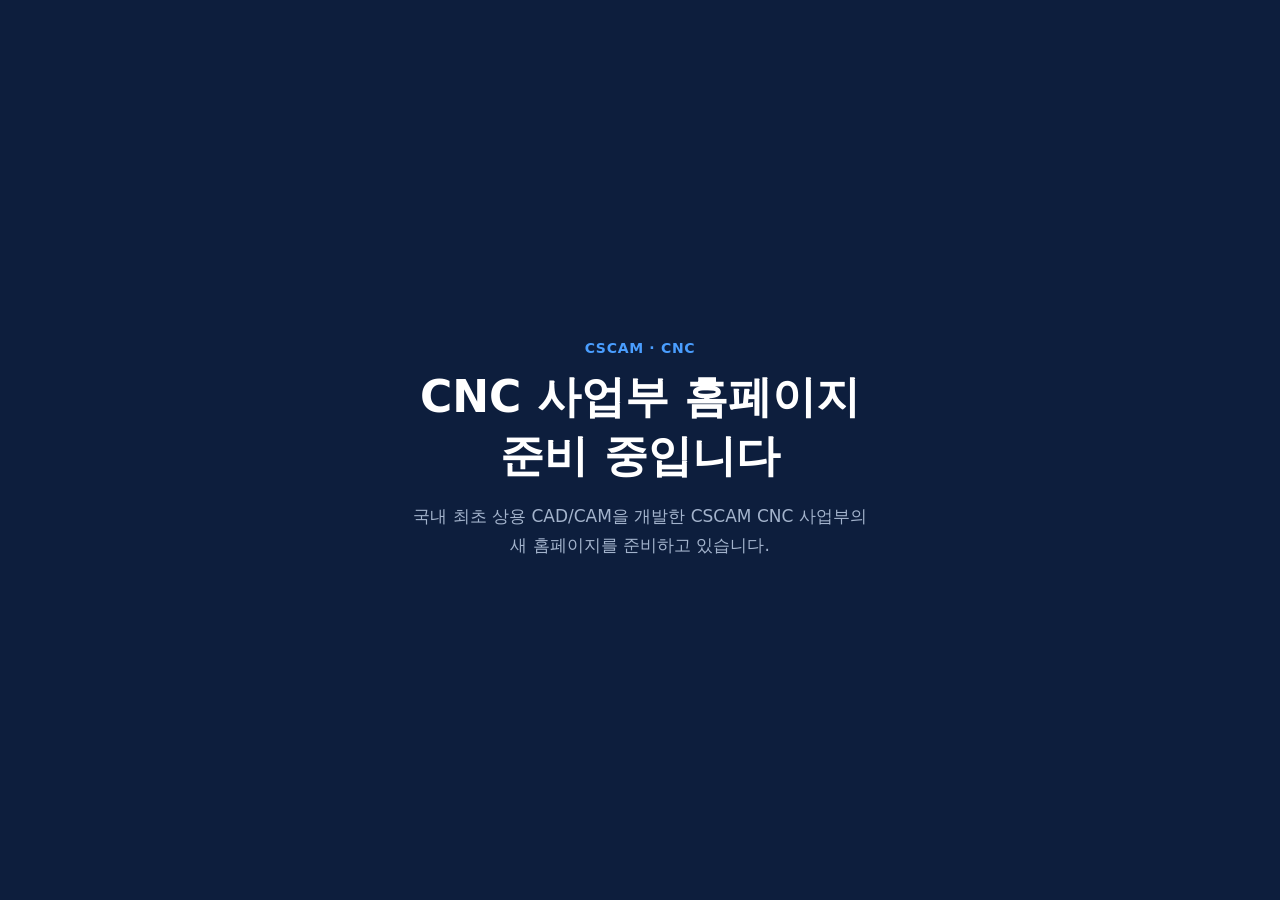
<file: sites/cnc/index.html>
<!DOCTYPE html>
<html lang="ko">
<head>
  <meta charset="utf-8">
  <meta name="viewport" content="width=device-width, initial-scale=1">
  <title>CSCAM CNC 사업부 — 준비 중</title>
  <meta name="description" content="CSCAM CNC 사업부 홈페이지 준비 중입니다.">
  <style>
    * { box-sizing: border-box; margin: 0; padding: 0; }
    body {
      font-family: 'Noto Sans KR', system-ui, sans-serif;
      min-height: 100vh;
      display: flex; align-items: center; justify-content: center;
      background: #0d1e3d; color: #fff; text-align: center;
      padding: 24px;
    }
    .brand { color: #4a9eff; font-weight: 700; letter-spacing: .05em; font-size: 14px; }
    h1 { font-size: clamp(24px, 6vw, 44px); margin: 12px 0 16px; }
    p { color: #a3b3cc; font-size: clamp(14px, 4vw, 17px); line-height: 1.7; }
  </style>
</head>
<body>
  <main>
    <div class="brand">CSCAM · CNC</div>
    <h1>CNC 사업부 홈페이지<br>준비 중입니다</h1>
    <p>국내 최초 상용 CAD/CAM을 개발한 CSCAM CNC 사업부의<br>새 홈페이지를 준비하고 있습니다.</p>
  </main>
</body>
</html>
</file>
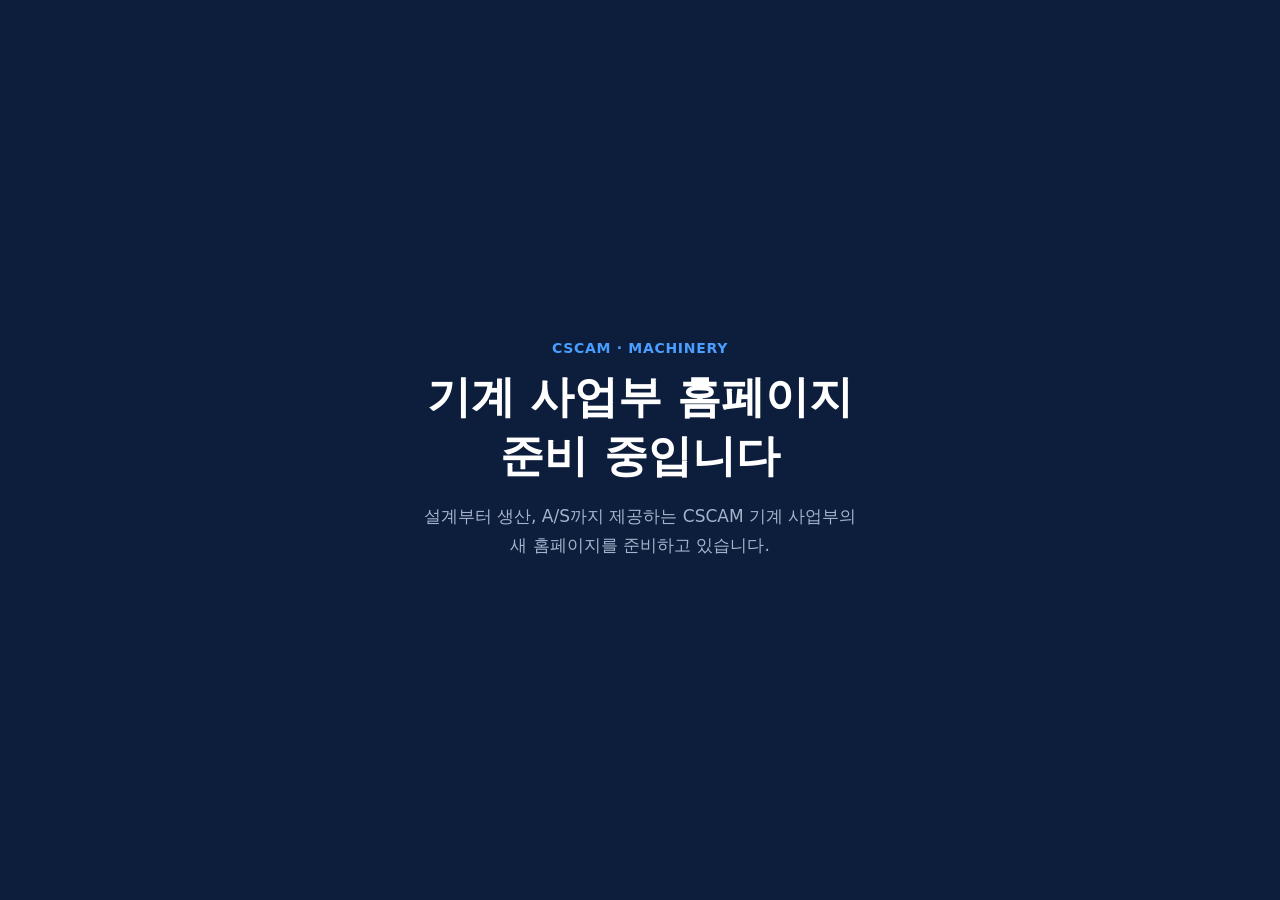
<file: sites/machine/index.html>
<!DOCTYPE html>
<html lang="ko">
<head>
  <meta charset="utf-8">
  <meta name="viewport" content="width=device-width, initial-scale=1">
  <title>CSCAM 기계 사업부 — 준비 중</title>
  <meta name="description" content="CSCAM 기계 사업부 홈페이지 준비 중입니다.">
  <style>
    * { box-sizing: border-box; margin: 0; padding: 0; }
    body {
      font-family: 'Noto Sans KR', system-ui, sans-serif;
      min-height: 100vh;
      display: flex; align-items: center; justify-content: center;
      background: #0d1e3d; color: #fff; text-align: center;
      padding: 24px;
    }
    .brand { color: #4a9eff; font-weight: 700; letter-spacing: .05em; font-size: 14px; }
    h1 { font-size: clamp(24px, 6vw, 44px); margin: 12px 0 16px; }
    p { color: #a3b3cc; font-size: clamp(14px, 4vw, 17px); line-height: 1.7; }
  </style>
</head>
<body>
  <main>
    <div class="brand">CSCAM · MACHINERY</div>
    <h1>기계 사업부 홈페이지<br>준비 중입니다</h1>
    <p>설계부터 생산, A/S까지 제공하는 CSCAM 기계 사업부의<br>새 홈페이지를 준비하고 있습니다.</p>
  </main>
</body>
</html>
</file>
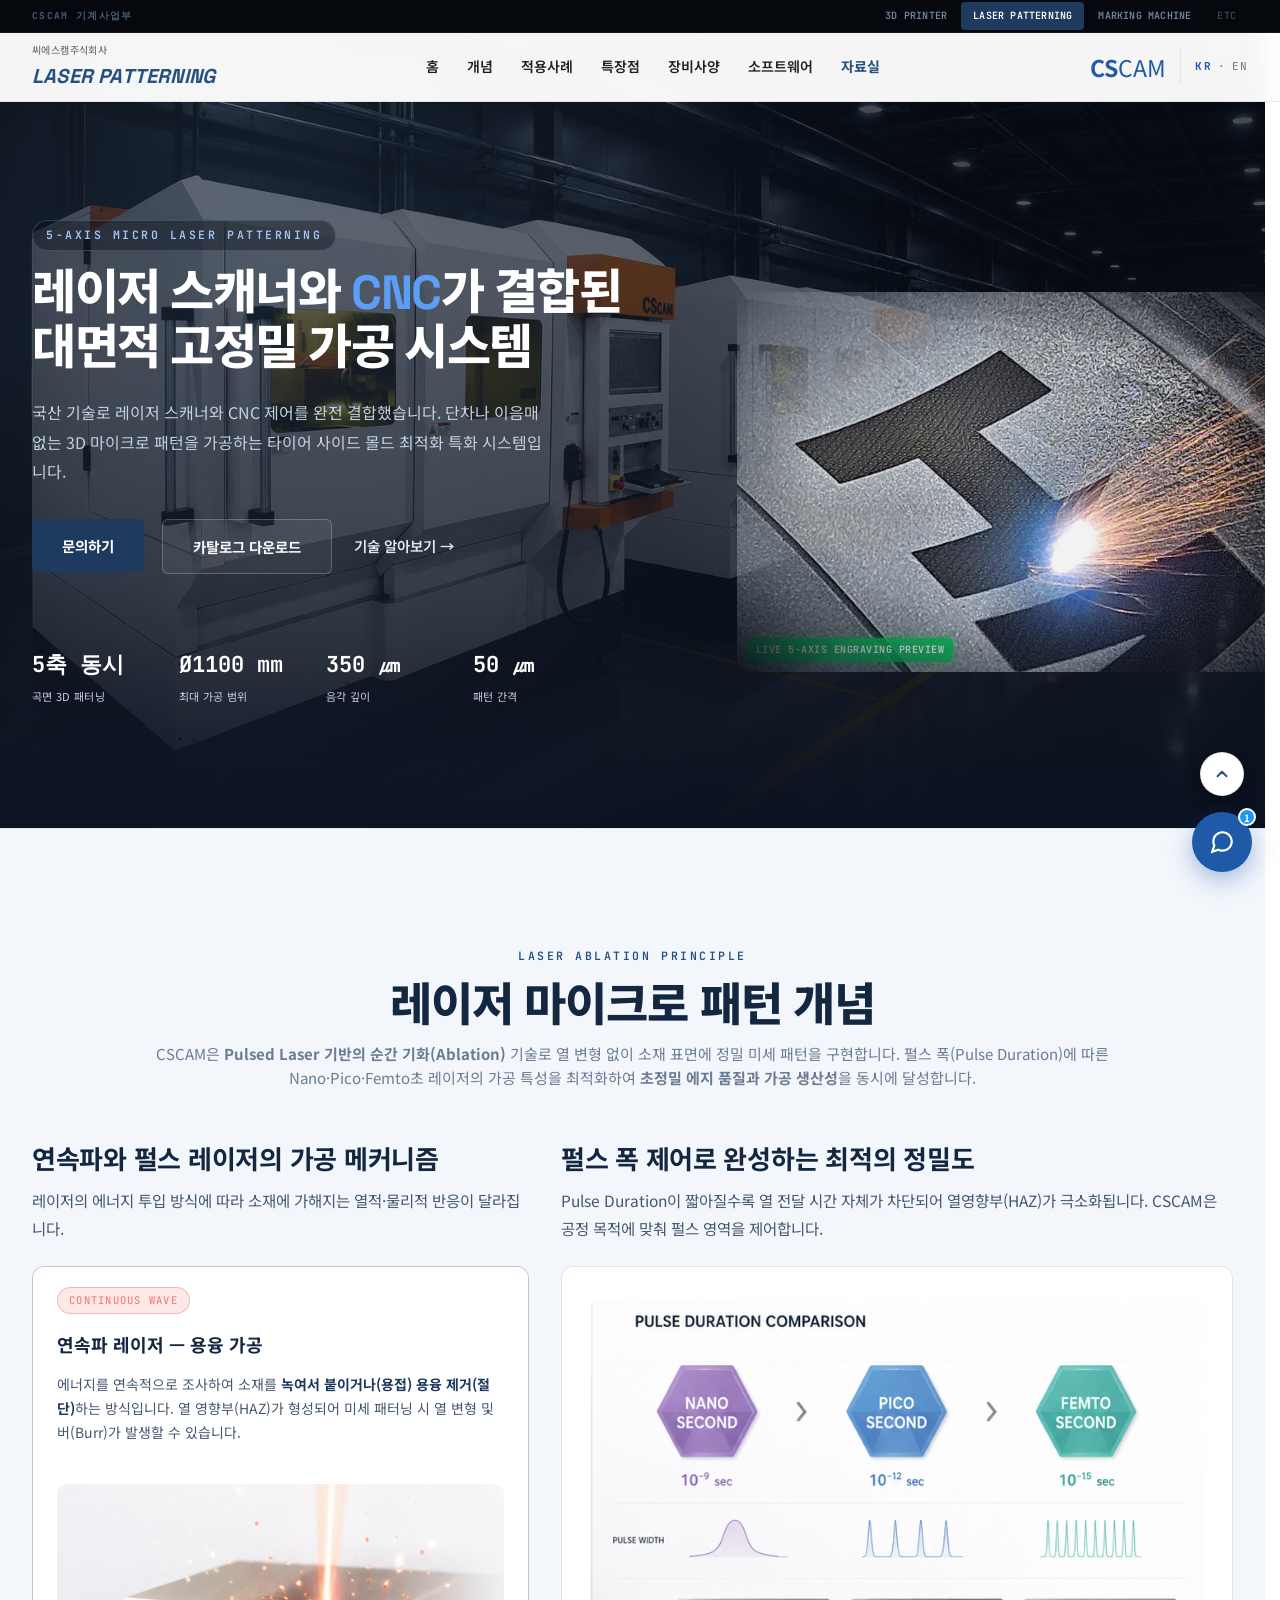
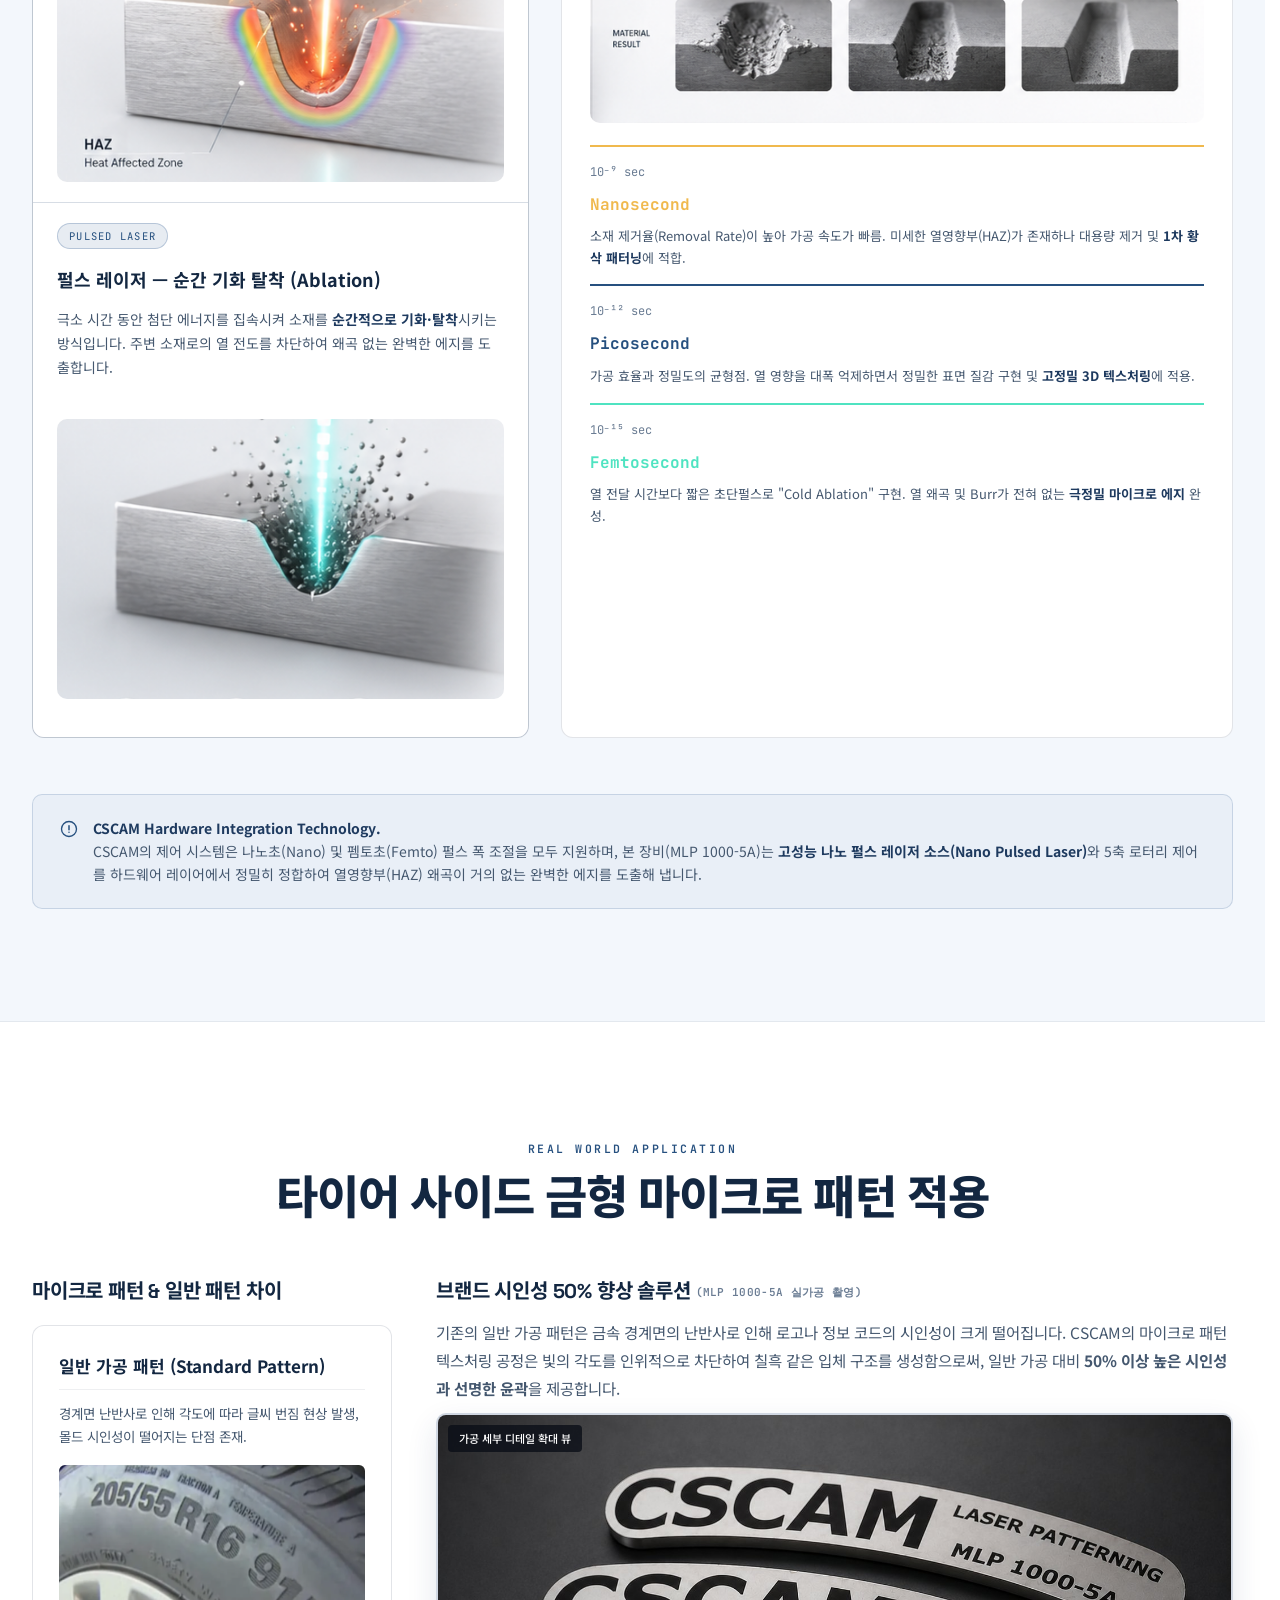
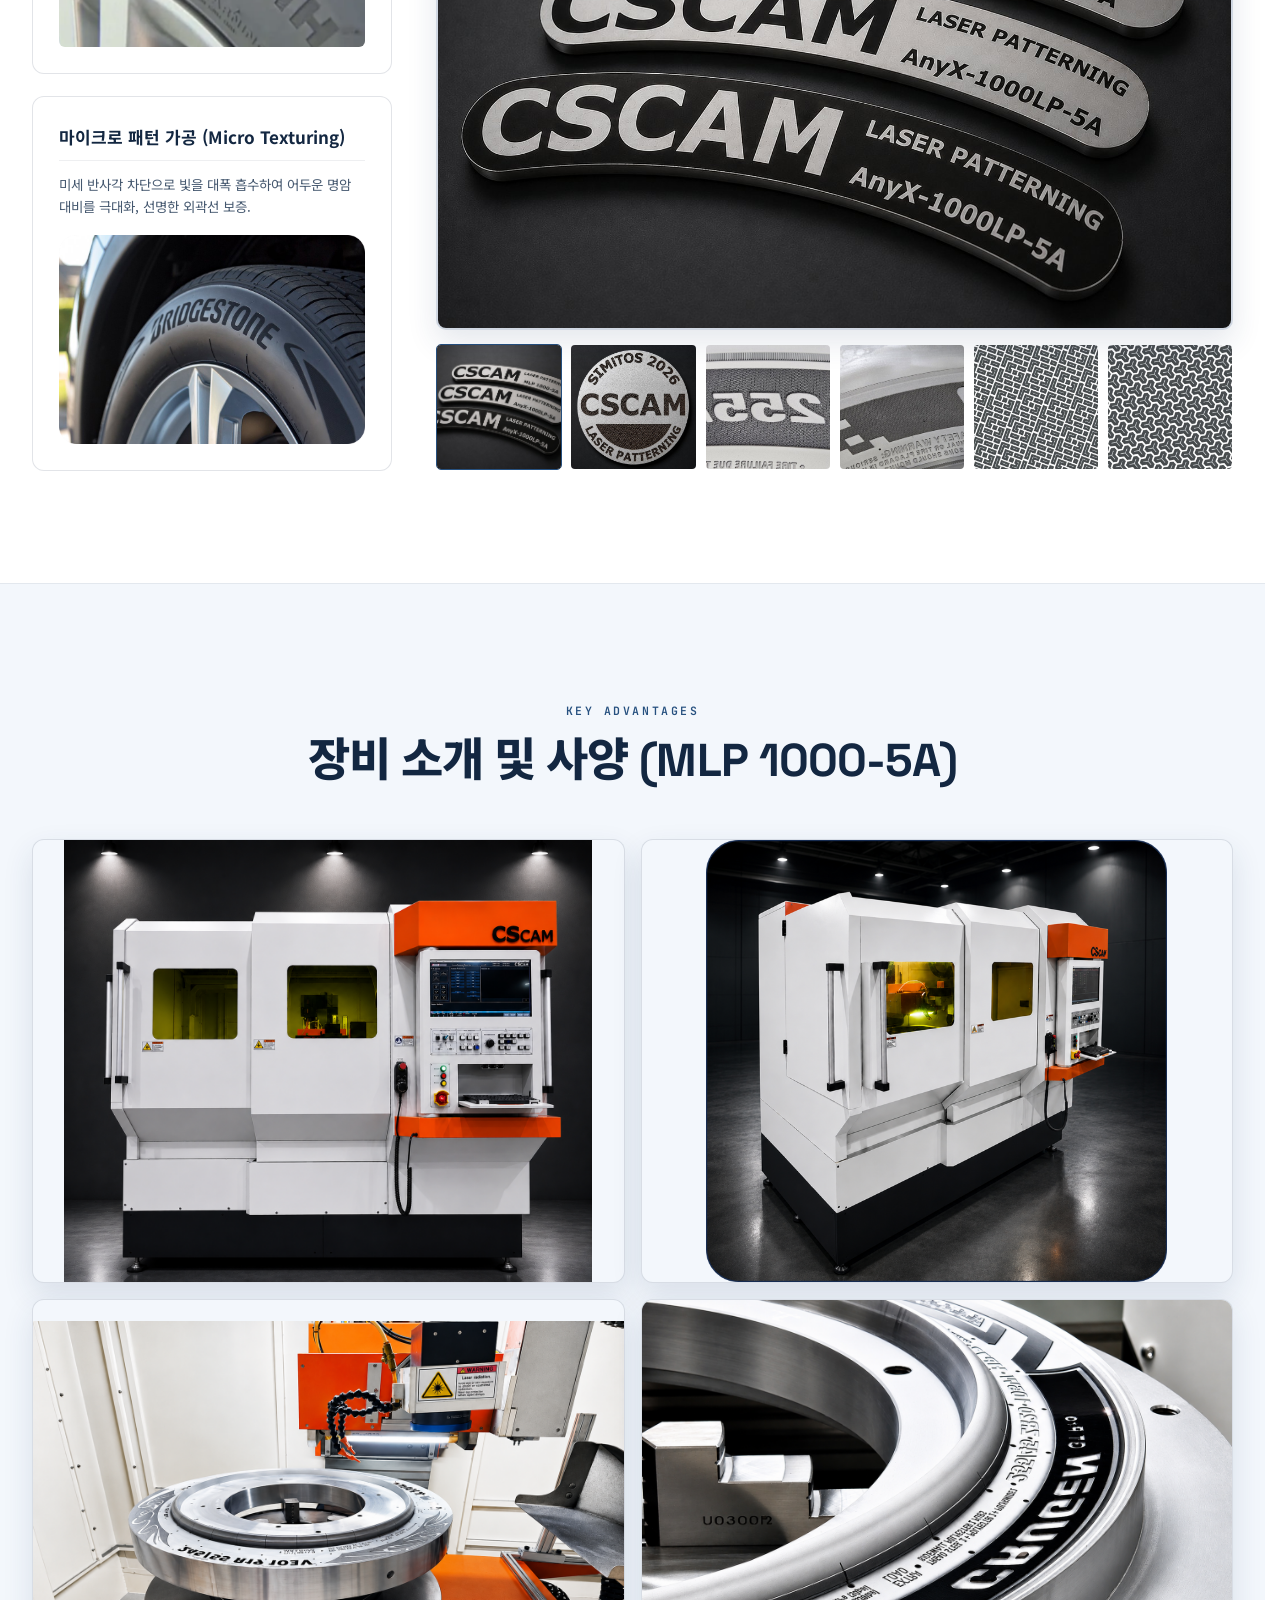
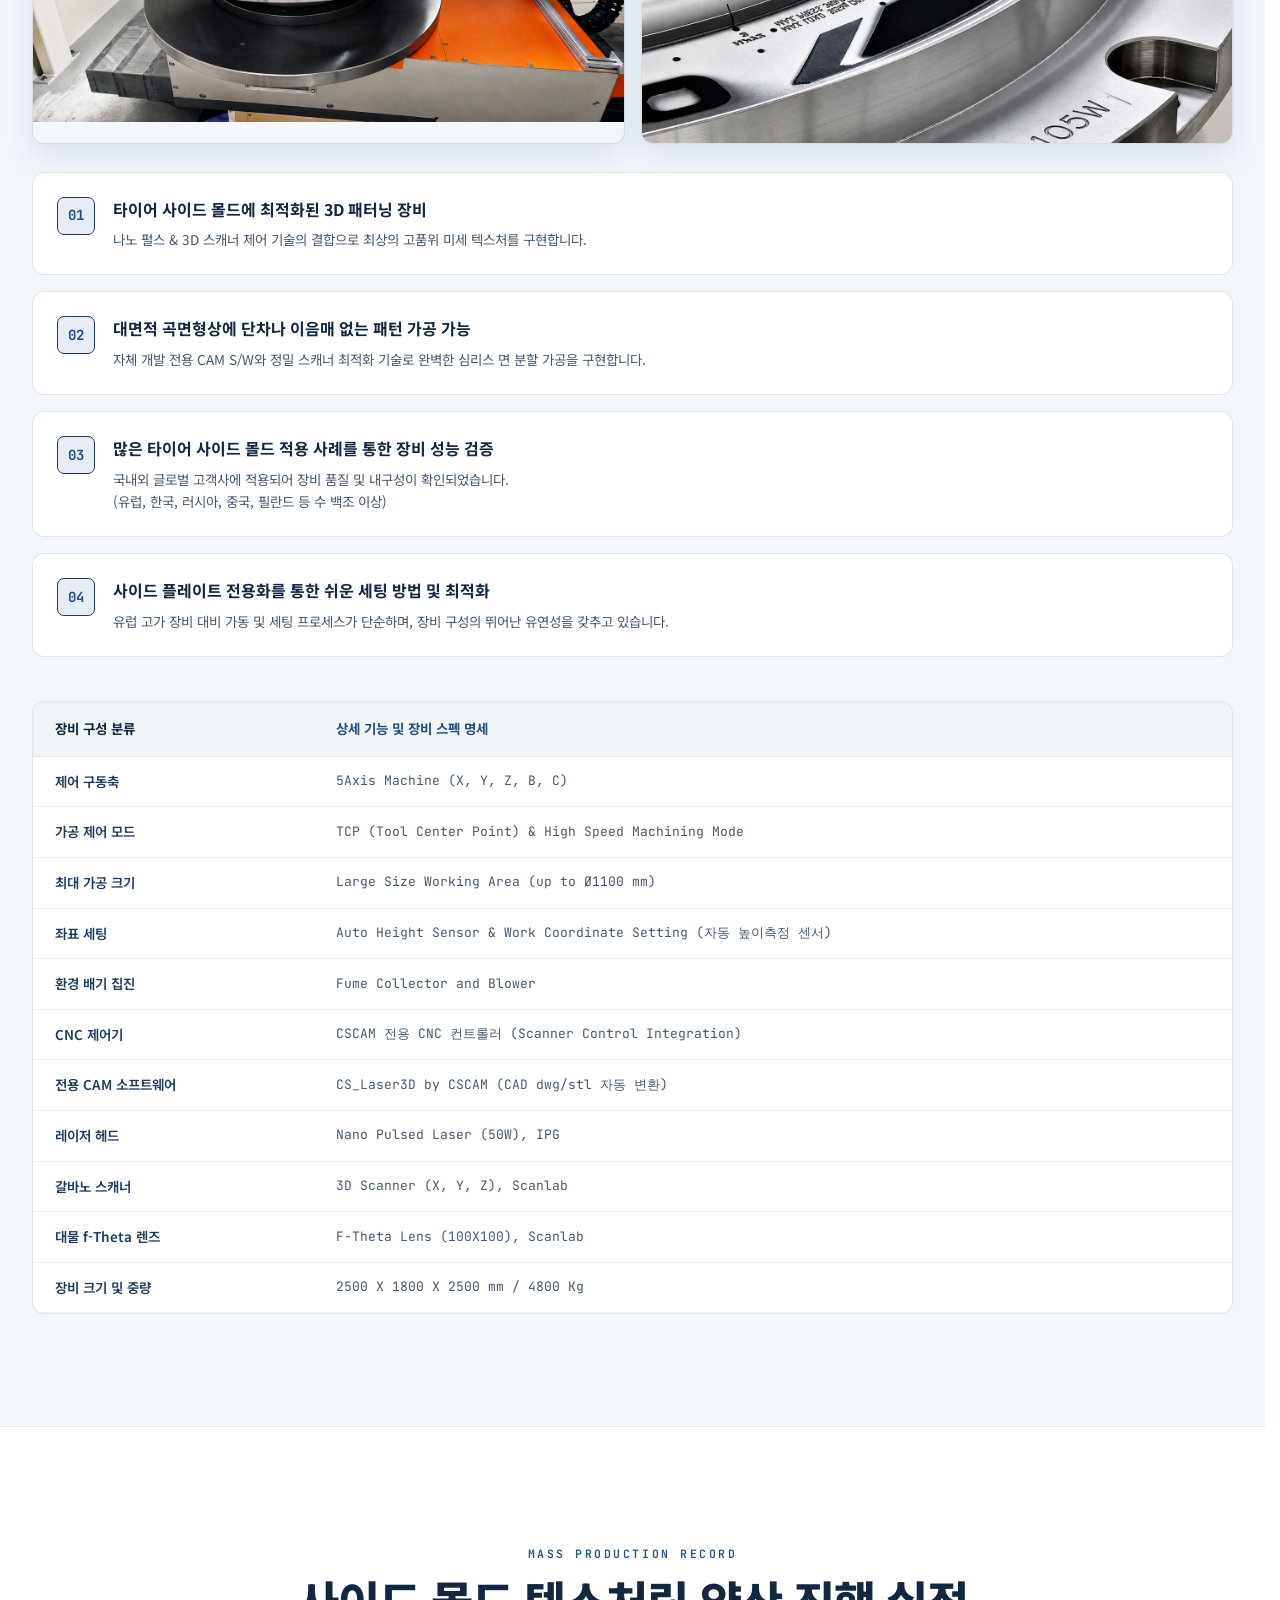
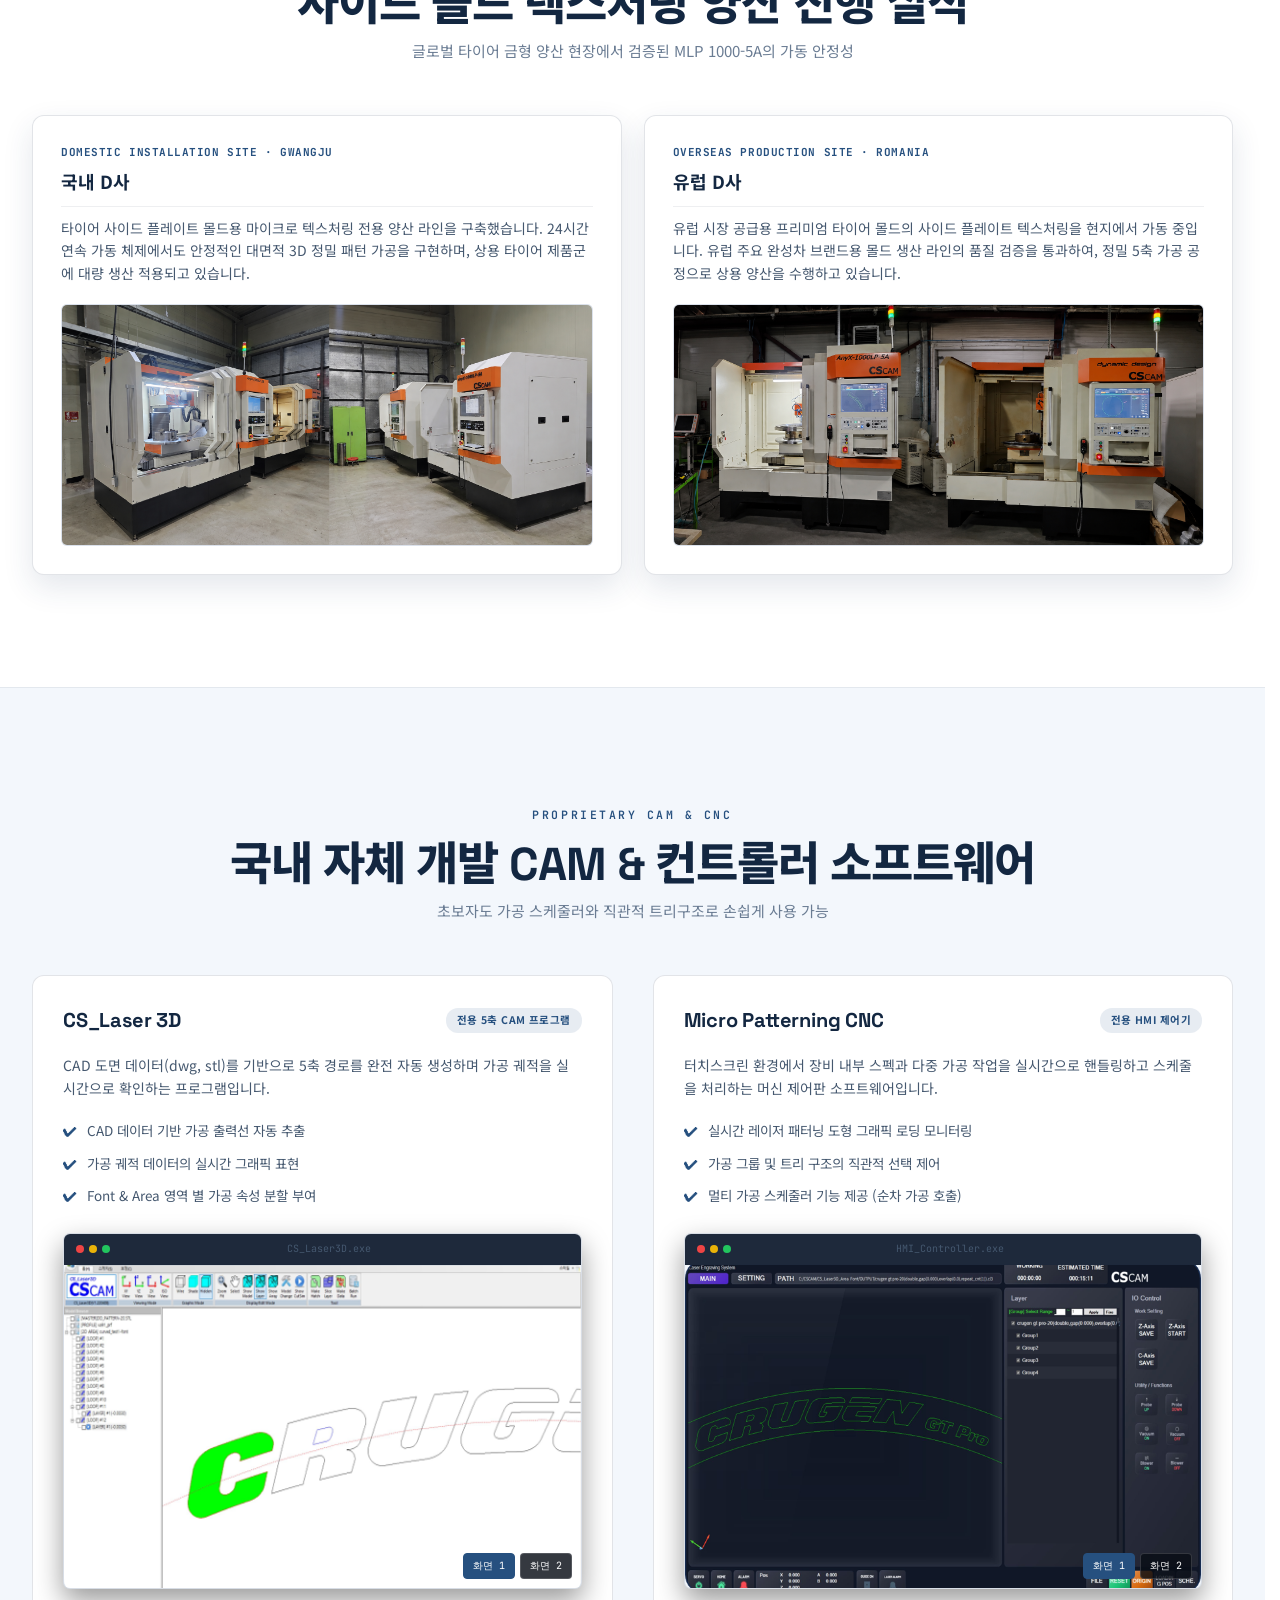
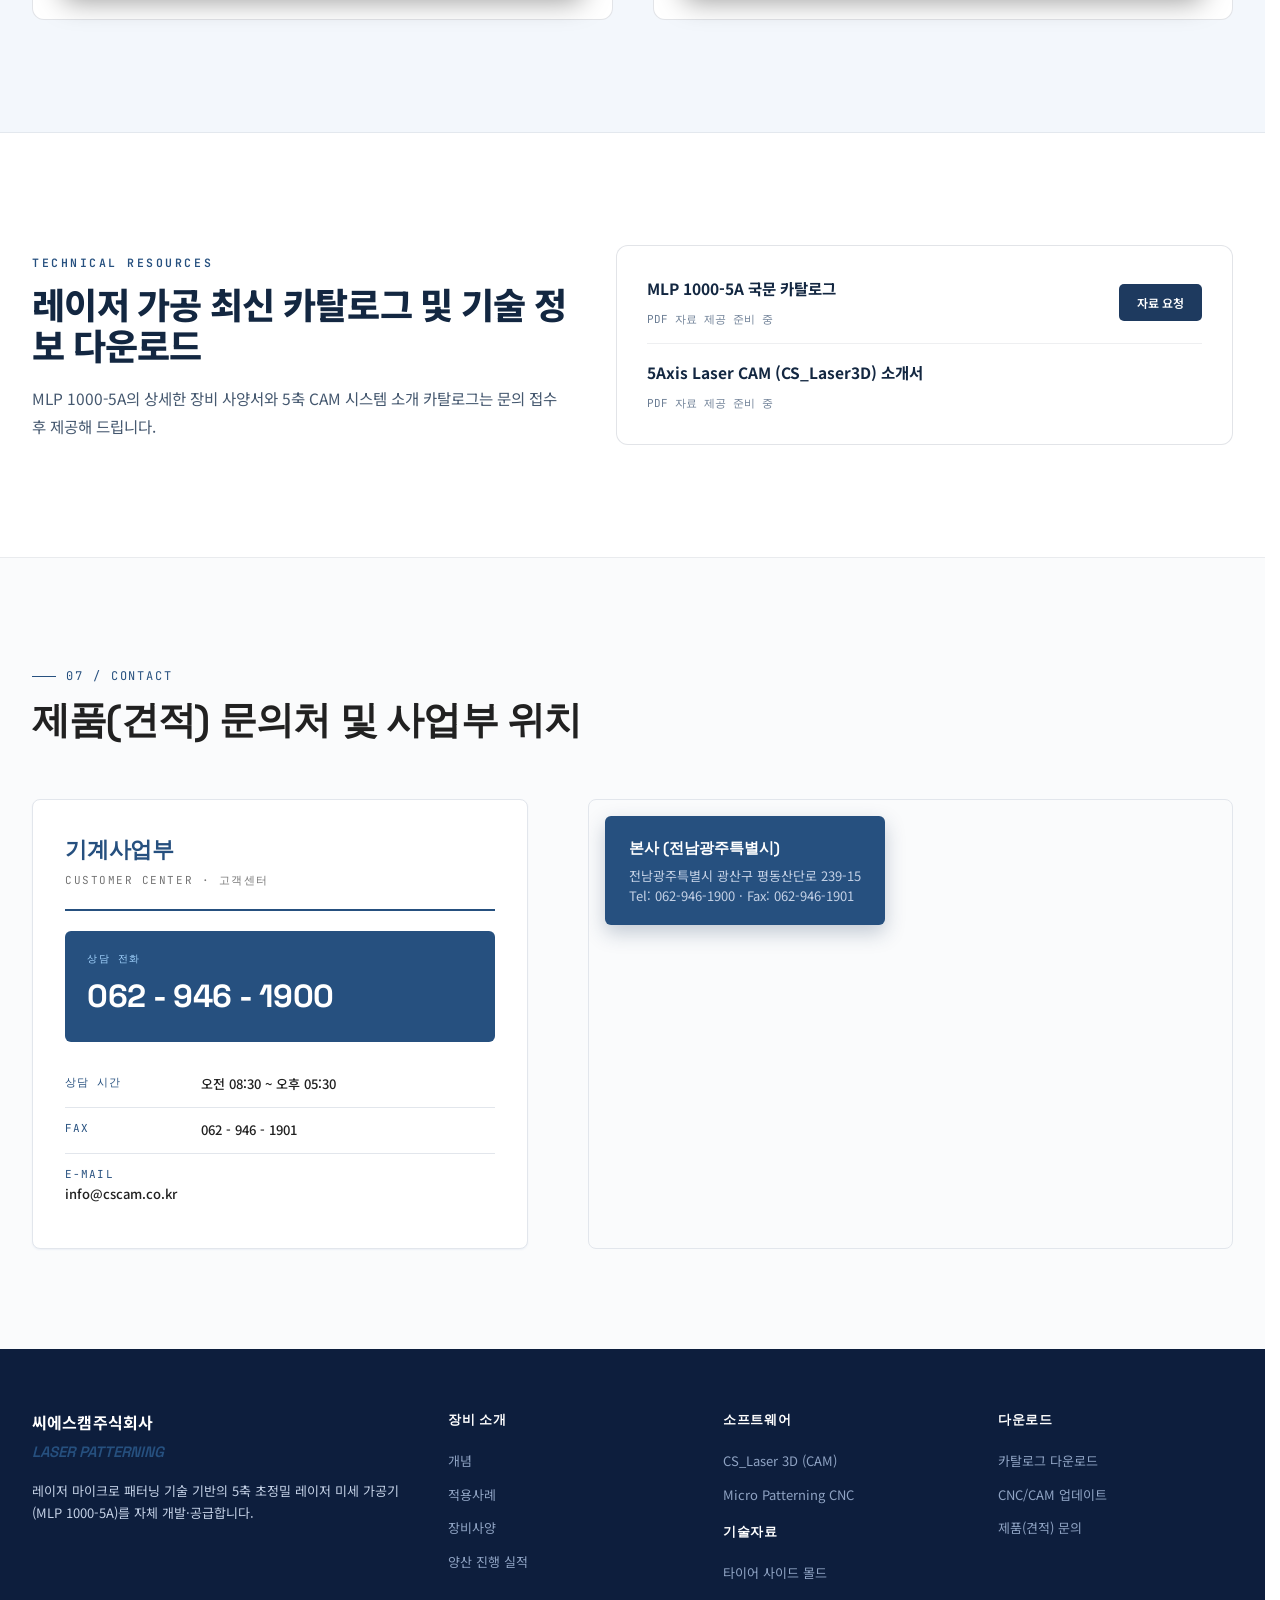
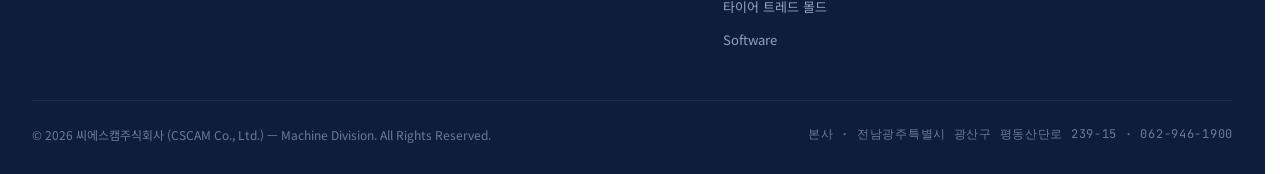
<file: sites/machine/engraving/index.html>
<!DOCTYPE html>
<html lang="ko">
<head>
<meta charset="utf-8">
<meta name="viewport" content="width=device-width, initial-scale=1">
<title>CSCAM - LASER PATTERNING</title>
<meta name="description" content="레이저 스캐너와 CNC 제어를 완전 결합한 5축 대면적 고정밀 마이크로 패턴 가공기 MLP 1000-5A. 타이어 사이드 몰드 각인 최적화, 단차·이음매 없는 3D 마이크로 텍스처링. — CSCAM 기계사업부">
<meta property="og:title" content="CSCAM - LASER PATTERNING">
<meta property="og:description" content="레이저 스캐너 + CNC 결합 5축 대면적 마이크로 패턴 가공기. 타이어 몰드 각인 특화.">
<meta property="og:type" content="website">
<meta property="og:image" content="images/page1/main.png">
<meta name="twitter:card" content="summary_large_image">
<meta name="twitter:title" content="CSCAM - LASER PATTERNING">
<meta name="twitter:description" content="레이저 스캐너 + CNC 결합 5축 대면적 마이크로 패턴 가공기. 타이어 몰드 각인 특화.">
<meta name="twitter:image" content="images/page1/main.png">
<script src="./js/i18n.js"></script>
<link rel="preconnect" href="https://fonts.googleapis.com">
<link rel="preconnect" href="https://fonts.gstatic.com" crossorigin>
<link href="https://fonts.googleapis.com/css2?family=Inter:wght@400;500;600;700&amp;family=Noto+Sans+KR:wght@300;400;500;700;900&amp;family=Space+Grotesk:wght@500;600;700;800&amp;family=JetBrains+Mono:wght@400;500;600;700&amp;display=swap" rel="stylesheet">
<style>
:root{
  --bg:#ffffff;
  --bg-alt:#f3f7fc;
  --bg-deep:#eaf0f8;
  --main:#1e3a5f;
  --accent:#26507f;
  --text:#132741;
  --text-dim:#45586f;
  --text-mute:#6a7c93;
  --line:rgba(19,39,65,.12);
  --line-soft:rgba(19,39,65,.07);
  --card:#ffffff;
  --glow:0 12px 30px rgba(30,58,95,.12);
  /* 다크 이미지 배경 섹션(히어로 등)용 온-다크 색 */
  --on-dark:#f8fafc;
  --on-dark-dim:#c3d0e0;
  --radius:12px;
  --section-y:clamp(64px,9vw,112px);
  --container:1320px;
  --ff-head:'Space Grotesk','Noto Sans KR',sans-serif;
  --ff-body:'Noto Sans KR','Inter',sans-serif;
  --ff-mono:'JetBrains Mono',monospace;
}
*{box-sizing:border-box;margin:0;padding:0;}
html{scroll-behavior:smooth;scrollbar-gutter:stable;}
body{background:var(--bg);color:var(--text);font-family:var(--ff-body);line-height:1.6;-webkit-font-smoothing:antialiased;}
img{max-width:100%;display:block;}
a{color:var(--accent);text-decoration:none;transition:color .2s;}
a:hover{color:#8fb0d6;}
button{font-family:inherit;cursor:pointer;border:0;background:none;color:inherit;}
.container{max-width:var(--container);margin:0 auto;padding:0 32px;}
.eyebrow{font-family:var(--ff-mono);font-size:11.5px;font-weight:600;color:var(--accent);letter-spacing:.22em;text-transform:uppercase;display:inline-block;margin-bottom:14px;}
.h2{font-family:var(--ff-head);font-weight:800;font-size:clamp(28px,4.4vw,46px);color:#fff;letter-spacing:-.02em;line-height:1.15;}
.h3{font-family:var(--ff-head);font-weight:700;font-size:clamp(21px,2.6vw,26px);color:#fff;letter-spacing:-.01em;line-height:1.4;}
.section-head{margin-bottom:52px;}
.section-head.center{text-align:center;}
.section-sub{color:var(--text-mute);font-size:15px;margin-top:10px;max-width:640px;}
.section-head.center .section-sub{margin-inline:auto;}
.body-text{color:var(--text-dim);font-size:15.5px;line-height:1.8;}
section{padding:var(--section-y) 0;position:relative;}
.bg-alt{background:var(--bg-alt);border-top:1px solid var(--line-soft);border-bottom:1px solid var(--line-soft);}
.grid-lines{position:absolute;inset:0;background-image:linear-gradient(rgba(255,255,255,.02) 1px,transparent 1px),linear-gradient(90deg,rgba(255,255,255,.02) 1px,transparent 1px);background-size:44px 44px;pointer-events:none;}
.card{background:var(--card);border:1px solid var(--line);border-radius:var(--radius);transition:border-color .3s,box-shadow .3s,transform .3s;}
.card.hoverable:hover{border-color:var(--accent);box-shadow:var(--glow);transform:translateY(-3px);}
.reveal{opacity:1;transform:translateY(0);transition:transform .6s ease;}
.reveal:not(.is-visible){transform:translateY(14px);}
.hero-fadein{opacity:0;transform:translateY(14px);animation:heroIn .8s ease .05s forwards;}
@keyframes heroIn{to{opacity:1;transform:translateY(0);}}

/* header */
header{position:fixed;top:0;left:0;right:0;background:rgba(255,255,255,.96);backdrop-filter:blur(10px);border-bottom:1px solid #e2e6ec;z-index:900;}
.family-bar{background:#05080d;border-bottom:1px solid rgba(255,255,255,.06);}
.family-bar-inner{max-width:var(--container);margin:0 auto;padding:0 32px;height:32px;display:flex;align-items:center;justify-content:flex-end;gap:2px;overflow-x:auto;scrollbar-width:none;}
.family-bar-inner::-webkit-scrollbar{display:none;}
.family-bar-label{font-family:var(--ff-mono);font-size:9.5px;font-weight:700;letter-spacing:.14em;color:#4a5c78;margin-right:auto;white-space:nowrap;}
.family-bar-nav{display:flex;gap:2px;white-space:nowrap;}
.family-bar-nav a,.family-bar-nav span{font-family:var(--ff-mono);font-size:10px;font-weight:600;letter-spacing:.02em;padding:6px 12px;border-radius:4px;color:#7488a6;transition:all .2s;}
.family-bar-nav a:hover{color:#fff;background:rgba(255,255,255,.06);}
.family-bar-nav a.active{color:#fff;background:var(--main);}
.family-bar-nav span.disabled{color:#3a4556;cursor:not-allowed;}
header .bar{max-width:var(--container);height:68px;margin:0 auto;padding:0 32px;display:flex;align-items:center;justify-content:space-between;}
.logo{font-family:var(--ff-head);font-weight:800;font-size:19px;letter-spacing:.06em;color:#212121;display:flex;align-items:center;gap:8px;}
.logo span{font-size:11.5px;font-weight:500;color:var(--accent);letter-spacing:0;}
.desktop-nav{display:none;align-items:center;gap:28px;}
.desktop-nav a{font-size:14px;font-weight:600;color:#212121;padding:4px 0;border-bottom:2px solid transparent;transition:all .2s;}
.desktop-nav a:hover{color:var(--accent);border-bottom-color:var(--accent);}
.desktop-nav a.cta-link{font-weight:700;color:var(--accent);}
.nav-cta{display:none;background:var(--main);color:#fff;padding:9px 20px;font-size:13px;font-weight:700;border-radius:5px;box-shadow:var(--glow);}
.menu-btn{width:42px;height:42px;display:flex;flex-direction:column;justify-content:center;align-items:center;gap:5px;background:rgba(0,0,0,.04);border-radius:5px;}
.menu-btn span{width:18px;height:2px;background:#212121;}
.drawer{position:fixed;top:0;right:-280px;width:280px;height:100%;background:var(--bg);border-left:1px solid var(--line);z-index:950;transition:right .35s cubic-bezier(.16,1,.3,1);padding:116px 26px 26px;display:flex;flex-direction:column;gap:22px;}
.drawer.open{right:0;}
.drawer a{font-size:16px;color:var(--text);}
.drawer a.cta-link{color:var(--accent);font-weight:700;}
.drawer .drawer-btn{background:var(--main);color:#fff;text-align:center;padding:13px;border-radius:5px;margin-top:8px;font-weight:700;}
.drawer .close-btn{position:absolute;top:22px;right:22px;color:#8892b0;font-size:22px;}

@media (min-width:960px){
  .desktop-nav{display:flex;}
  .nav-cta{display:inline-block;}
  .menu-btn{display:none;}
}

/* hero */
#hero{min-height:92vh;padding-top:calc(100px + 56px);padding-bottom:56px;display:flex;align-items:center;position:relative;overflow:hidden;background:#0b1220;}
.hero-bg{position:absolute;inset:0;z-index:0;}
.hero-bg img{width:100%;height:100%;object-fit:cover;object-position:center 38%;opacity:.55;}
.hero-bg::after{content:'';position:absolute;inset:0;background:radial-gradient(circle at 20% 30%,rgba(92,127,168,.16) 0%,rgba(9,14,23,0) 60%),linear-gradient(180deg,rgba(9,14,23,.25) 0%,rgba(9,14,23,.55) 70%,#0b1220 100%);}
.hero-grid{display:grid;gap:40px;align-items:center;position:relative;z-index:1;}
.hero-copy{max-width:600px;}
.hero-copy h1{font-family:var(--ff-head);font-weight:800;font-size:clamp(30px,4.4vw,48px);line-height:1.16;letter-spacing:-.03em;margin-bottom:22px;color:#fff;word-break:keep-all;}
.hero-copy h1 .accent-word{color:#5c9df5;}
#hero .eyebrow{color:#a5c7f7!important;}
.hero-copy p{font-size:16px;color:var(--on-dark-dim);line-height:1.85;max-width:520px;margin:0 0 32px;}
.hero-links{display:flex;flex-direction:column;align-items:flex-start;gap:14px;}
.btn{display:inline-flex;align-items:center;justify-content:center;padding:15px 30px;font-size:14.5px;font-weight:700;border-radius:6px;transition:all .2s;white-space:nowrap;}
.btn-primary{background:var(--main);color:#fff;box-shadow:var(--glow);}
.btn-primary:hover{background:var(--accent);transform:translateY(-2px);}
.btn-ghost{border:1px solid rgba(255,255,255,.22);background:rgba(255,255,255,.05);color:var(--on-dark);}
.btn-ghost:hover{background:rgba(255,255,255,.08);border-color:#fff;}
.btn-text{padding:15px 4px;color:#e2e8f0;font-weight:600;}
.btn-text:hover{color:#fff;}
.hero-stats{display:grid;grid-template-columns:repeat(2,1fr);gap:16px 28px;margin:44px 0 0;padding-top:28px;border-top:1px solid var(--line-soft);max-width:560px;}
.stat b{display:block;font-family:var(--ff-mono);font-weight:700;font-size:clamp(18px,2.4vw,22px);color:#fff;}
.stat span{font-size:11px;color:var(--on-dark-dim);letter-spacing:.03em;}
.hero-video{border-radius:var(--radius);overflow:hidden;position:relative;aspect-ratio:16/11;background:#0b1220;
  mask-image:radial-gradient(ellipse at center,rgba(0,0,0,1) 52%,rgba(0,0,0,0) 100%);
  -webkit-mask-image:radial-gradient(ellipse at center,rgba(0,0,0,1) 52%,rgba(0,0,0,0) 100%);}
.hero-video video{width:100%;height:100%;object-fit:cover;filter:brightness(.97) saturate(.98);opacity:.98;}
.hero-video-replay{position:absolute;inset:0;display:flex;align-items:center;justify-content:center;background:rgba(9,14,23,.12);cursor:pointer;}
.hero-video-replay-icon{width:56px;height:56px;border-radius:50%;background:rgba(255,255,255,.16);backdrop-filter:blur(4px);display:flex;align-items:center;justify-content:center;color:#fff;opacity:.7;transition:opacity .2s,transform .2s;}
.hero-video-replay:hover .hero-video-replay-icon{opacity:1;transform:scale(1.06);}

@media (min-width:880px){
  .hero-grid{grid-template-columns:54% 46%;gap:56px;}
  .hero-links{flex-direction:row;gap:18px;}
  .hero-stats{grid-template-columns:repeat(4,1fr);}
}

/* concept */
.concept-grid{display:grid;gap:44px;align-items:center;}
.process-grid{display:grid;grid-auto-flow:column;grid-auto-columns:minmax(120px,1fr);gap:12px;margin-top:18px;overflow-x:auto;scroll-snap-type:x proximity;padding-bottom:6px;}
.process-step{text-align:left;scroll-snap-align:start;}
.process-step .thumb{position:relative;border:1px solid var(--line);border-radius:9px;overflow:hidden;background:var(--bg);aspect-ratio:1/1;margin-bottom:10px;}
.process-step .thumb img{width:100%;height:100%;object-fit:cover;}
.process-step .num{position:absolute;top:7px;left:7px;width:22px;height:22px;border-radius:50%;background:rgba(9,14,23,.85);border:1px solid var(--accent);color:var(--accent);font-family:var(--ff-mono);font-size:11px;font-weight:700;display:grid;place-items:center;}
.process-step span{font-family:var(--ff-mono);font-size:11px;color:var(--text-dim);font-weight:500;display:block;}
@media (min-width:700px){
  .process-grid{grid-auto-flow:row;grid-template-columns:repeat(5,1fr);overflow-x:visible;}
  .process-step{text-align:center;}
}
.video-frame{border-radius:var(--radius);overflow:hidden;border:2px solid var(--line);box-shadow:var(--glow);position:relative;aspect-ratio:16/10;background:#000;}
.video-frame video{width:100%;height:100%;object-fit:cover;}
.live-tag{position:absolute;bottom:10px;left:10px;background:rgba(0,195,87,.85);color:#fff;font-size:10px;font-weight:700;padding:4px 9px;border-radius:4px;letter-spacing:.05em;font-family:var(--ff-mono);box-shadow:0 0 12px rgba(0,195,87,.5);}
.video-caption{margin-top:10px;text-align:center;font-size:11.5px;color:var(--text-mute);font-family:var(--ff-mono);}
.compare-grid{display:grid;gap:1px;background:var(--line);border:1px solid var(--line);border-radius:12px;overflow:hidden;height:100%;grid-template-rows:1fr 1fr;}
.compare-card{background:var(--bg);overflow:hidden;display:flex;flex-direction:column;}
.compare-card img{width:100%;display:block;margin-top:16px;height:auto;border-radius:10px;}
.compare-card .cc-body{padding:18px 24px 20px;}
.compare-card .tag{font-family:var(--ff-mono);font-size:10.5px;letter-spacing:.12em;padding:4px 11px;border-radius:999px;display:inline-block;margin-bottom:16px;}
.compare-card .tag.cw{background:rgba(239,68,68,.12);color:#f87171;border:1px solid rgba(239,68,68,.3);}
.compare-card .tag.pulsed{background:rgba(92,127,168,.15);color:var(--accent);border:1px solid rgba(92,127,168,.35);}
.compare-card h4{font-size:18px;font-weight:700;color:#fff;margin-bottom:14px;}
.compare-card p{font-size:14px;color:var(--text-dim);line-height:1.7;}
.pulse-grid{display:grid;gap:22px;}
.pulse-card{border-top:2px solid var(--line);padding-top:16px;}
.pulse-card .name{font-weight:700;font-size:16px;margin-bottom:8px;font-family:var(--ff-mono);}
.pulse-card .val{font-family:var(--ff-mono);font-size:12px;color:var(--text-mute);margin-bottom:10px;}
.pulse-card p{color:var(--text-dim);font-size:13px;line-height:1.65;}
.haz-row{margin-top:14px;font-size:11.5px;font-family:var(--ff-mono);color:var(--text-mute);display:flex;align-items:center;gap:8px;}
.haz-bar{width:60px;height:5px;border-radius:3px;background:rgba(255,255,255,.08);overflow:hidden;}
.haz-bar span{display:block;height:100%;border-radius:3px;}
.note-box{margin-top:44px;background:rgba(92,127,168,.06);border:1px solid rgba(92,127,168,.25);border-radius:10px;padding:22px 26px;font-size:14px;color:var(--text-dim);display:flex;gap:14px;line-height:1.65;}
.note-box svg{flex-shrink:0;width:20px;height:20px;color:var(--accent);margin-top:2px;}

@media (min-width:700px){
  .compare-grid{grid-template-columns:1fr 1fr;}
  .pulse-grid{grid-template-columns:repeat(3,1fr);}
}
@media (min-width:960px){
  #concept-split{grid-template-columns:0.85fr 1.15fr;align-items:stretch;}
}

@media (min-width:960px){
  .concept-grid{grid-template-columns:1.15fr .85fr;gap:56px;}
}

/* application */
.app-grid{display:grid;gap:36px;}
.spec-card{padding:26px;}
.spec-card h4{font-size:13px;color:var(--accent);font-family:var(--ff-mono);letter-spacing:.1em;margin-bottom:18px;font-weight:600;}
.spec-list{display:flex;flex-direction:column;gap:14px;}
.spec-row{border-top:1px solid var(--line-soft);padding-top:12px;}
.spec-row:first-child{border-top:0;padding-top:0;}
.spec-row .label{font-size:11.5px;color:var(--text-mute);display:block;margin-bottom:3px;}
.spec-row .value{font-size:20px;font-weight:700;color:#fff;font-family:var(--ff-mono);}
.spec-row .value.accent{color:var(--accent);}
.spec-note{font-size:13px;color:var(--text-mute);line-height:1.7;margin-top:18px;}
.gallery-main{position:relative;width:100%;aspect-ratio:16/9;border-radius:10px;overflow:hidden;border:2px solid var(--line);box-shadow:var(--glow);background:var(--bg-deep);}
.gallery-main img{position:absolute;inset:0;width:100%;height:100%;object-fit:cover;transition:opacity .25s ease;}
.gallery-tag{position:absolute;top:10px;left:10px;background:rgba(9,14,23,.78);color:#fff;font-size:11px;padding:5px 11px;border-radius:4px;font-weight:500;}
.gallery-thumbs{display:grid;grid-template-columns:repeat(3,1fr);gap:8px;margin-top:14px;}
.gallery-thumbs img{cursor:pointer;border-radius:5px;border:1.5px solid rgba(255,255,255,.1);width:100%;aspect-ratio:1/1;object-fit:cover;transition:border-color .2s,transform .2s;}
.gallery-thumbs img:hover{border-color:var(--accent);transform:translateY(-2px);}
.gallery-thumbs img.active{border-color:var(--accent);}

@media (min-width:960px){
  .app-grid{grid-template-columns:30% 1fr;gap:44px;}
  .gallery-thumbs{grid-template-columns:repeat(6,1fr);}
  .gallery-main{aspect-ratio:auto;flex:1;min-height:0;}
}

/* comparison */
.compare-intro{display:grid;gap:32px;align-items:center;margin-bottom:48px;}
.slider-wrap{position:relative;width:100%;aspect-ratio:16/9;border-radius:10px;overflow:hidden;border:2px solid var(--line);box-shadow:var(--glow);}
.slider-wrap .after{position:absolute;inset:0;z-index:2;background-size:cover;background-position:center;}
.slider-wrap .before{position:absolute;top:0;left:0;bottom:0;width:50%;z-index:3;background-size:cover;background-position:center;border-right:3px solid var(--accent);box-shadow:0 0 12px rgba(92,127,168,.55);}
.slider-wrap input[type=range]{position:absolute;inset:0;width:100%;height:100%;opacity:0;z-index:4;cursor:ew-resize;margin:0;}
.slider-badge{position:absolute;top:10px;z-index:5;padding:5px 10px;border-radius:4px;font-size:10.5px;font-weight:700;}
.slider-badge.left{left:10px;background:rgba(0,0,0,.7);}
.slider-badge.right{right:10px;background:rgba(0,195,87,.78);}
.subcards{display:grid;gap:22px;}
.subcard{padding:26px;}
.subcard h4{font-size:17px;font-weight:700;color:#fff;margin-bottom:12px;border-bottom:1px solid var(--line-soft);padding-bottom:10px;}
.subcard.accent h4{color:var(--accent);}
.subcard p{font-size:13.5px;color:var(--text-dim);line-height:1.65;margin-bottom:18px;}
.subcard .pair{display:grid;grid-template-columns:1fr 1fr;gap:10px;}
.subcard .pair img{border-radius:6px;border:1px solid var(--line-soft);}

@media (min-width:960px){
  .compare-intro{grid-template-columns:38% 1fr;gap:48px;}
}
@media (min-width:700px){
  .subcards{grid-template-columns:1fr 1fr;}
}

/* features */
.feature-cards-grid{display:grid;gap:16px;}
.feature-media-grid{display:grid;grid-template-columns:repeat(2,1fr);gap:16px;margin-bottom:28px;}
.feature-media-grid img{width:100%;height:auto;aspect-ratio:4/3;object-fit:contain;background:var(--bg-alt);border-radius:var(--radius);border:1px solid var(--line);box-shadow:var(--glow);}
.feature-item{padding:24px;display:flex;gap:18px;align-items:flex-start;}
.feature-num{width:38px;height:38px;flex-shrink:0;border-radius:7px;background:rgba(92,127,168,.15);border:1px solid var(--main);color:var(--accent);font-family:var(--ff-mono);font-weight:700;font-size:14px;display:grid;place-items:center;}
.feature-item h5{font-size:16px;font-weight:700;color:#fff;margin-bottom:6px;}
.feature-item p{font-size:13.5px;color:var(--text-dim);line-height:1.65;}

@media (min-width:960px){
}

/* specifications */
.component-grid{display:grid;grid-template-columns:repeat(4,1fr);gap:10px;margin-bottom:36px;}
.component-card{padding:10px;text-align:center;}
.component-card img{border-radius:5px;width:100%;aspect-ratio:1/1;object-fit:cover;margin-bottom:7px;}
.component-card span{font-size:10.5px;color:#fff;font-weight:600;}
.component-label{font-size:13px;color:var(--accent);font-family:var(--ff-mono);letter-spacing:.08em;margin-bottom:18px;font-weight:600;text-transform:uppercase;}
.spec-table-wrap{overflow-x:auto;}
table{width:100%;border-collapse:collapse;text-align:left;font-size:13.5px;min-width:480px;}
thead tr{border-bottom:1px solid var(--line);background:rgba(92,127,168,.08);}
th{padding:16px 22px;color:var(--text);font-weight:700;}
th:last-child{color:var(--accent);}
td{padding:14px 22px;color:var(--text-dim);border-bottom:1px solid var(--line-soft);}
td:first-child{color:var(--main);font-weight:600;white-space:nowrap;}
td:last-child{font-family:var(--ff-mono);font-size:13px;}

@media (min-width:960px){
  .component-grid{grid-template-columns:repeat(7,1fr);}
}

/* software */
.software-grid{display:grid;gap:32px;}
.soft-card{padding:30px;position:relative;}
.soft-head{display:flex;align-items:center;justify-content:space-between;margin-bottom:20px;gap:10px;flex-wrap:wrap;}
.soft-head h3{font-size:20px;}
.soft-badge{font-size:10.5px;font-weight:700;background:rgba(92,127,168,.15);color:var(--accent);padding:4px 11px;border-radius:12px;letter-spacing:.04em;}
.soft-card p.desc{font-size:14px;color:var(--text-dim);line-height:1.65;margin-bottom:20px;}
.soft-features{display:flex;flex-direction:column;gap:11px;margin-bottom:26px;font-size:13.5px;color:var(--text-dim);}
.soft-features div{display:flex;gap:10px;align-items:flex-start;}
.soft-features .check{color:var(--accent);font-weight:700;flex-shrink:0;}
.window{background:var(--bg-alt);border:1px solid var(--line);border-radius:7px;overflow:hidden;box-shadow:0 12px 28px rgba(0,0,0,.4);}
.window-bar{background:#1e293b;padding:7px 12px;display:flex;align-items:center;justify-content:space-between;border-bottom:1px solid var(--line-soft);}
.window-dots{display:flex;gap:5px;}
.window-dots span{width:8px;height:8px;border-radius:50%;display:block;}
.window-dots span:nth-child(1){background:#ef4444;}
.window-dots span:nth-child(2){background:#eab308;}
.window-dots span:nth-child(3){background:#22c55e;}
.window-title{font-size:10px;color:var(--text-dim);font-family:var(--ff-mono);}
.window-body{position:relative;aspect-ratio:16/10;}
.window-body img{width:100%;height:100%;object-fit:cover;}
.window-switch{position:absolute;bottom:9px;right:9px;display:flex;gap:5px;}
.window-switch button{background:rgba(9,14,23,.82);color:#fff;font-size:10px;padding:5px 9px;border-radius:4px;border:1px solid rgba(255,255,255,.16);font-family:var(--ff-mono);transition:border-color .2s;}
.window-switch button.active,.window-switch button:hover{background:var(--accent);border-color:var(--accent);color:#fff;}

@media (min-width:960px){
  .software-grid{grid-template-columns:1fr 1fr;gap:40px;align-items:flex-start;}
}

/* download */
.download-grid{display:grid;gap:36px;align-items:center;}
.resource-card{padding:30px;display:flex;flex-direction:column;gap:16px;}
.resource-row{display:flex;align-items:center;justify-content:space-between;gap:16px;padding-bottom:14px;border-bottom:1px solid var(--line-soft);}
.resource-row:last-child{border-bottom:0;padding-bottom:0;}
.resource-row h4{font-size:15.5px;font-weight:700;color:#fff;margin-bottom:3px;}
.resource-row .meta{font-size:11px;color:var(--text-mute);font-family:var(--ff-mono);}
.dl-btn{flex-shrink:0;padding:9px 18px;font-size:12px;font-weight:600;border-radius:5px;}
.dl-btn.primary{background:var(--main);color:#fff;}
.dl-btn.ghost{background:rgba(255,255,255,.05);border:1px solid rgba(255,255,255,.14);color:#fff;}

@media (min-width:960px){
  .download-grid{grid-template-columns:45% 1fr;gap:44px;}
}

/* contact */
.contact-grid{display:grid;gap:36px;align-items:flex-start;}
.contact-phone-label{font-size:12px;color:var(--text-mute);display:block;margin-bottom:5px;}
.contact-phone{font-family:var(--ff-mono);font-weight:800;font-size:clamp(24px,3.4vw,29px);color:#fff;white-space:nowrap;}
.form-card{padding:32px;}
form{display:flex;flex-direction:column;gap:18px;}
.form-row{display:grid;gap:16px;}
.field label{font-size:12px;color:var(--text-dim);display:block;margin-bottom:6px;font-weight:500;}
.field input,.field select,.field textarea{width:100%;background:#f4f7fb;border:1px solid var(--line);border-radius:5px;padding:11px 14px;color:var(--text);font-size:13.5px;font-family:inherit;}
.field select{appearance:none;-webkit-appearance:none;}
.field select option{background:var(--bg);}
.field textarea{height:100px;resize:none;line-height:1.5;}
.submit-btn{background:var(--main);color:#fff;padding:15px;font-size:14px;font-weight:700;border-radius:6px;box-shadow:var(--glow);margin-top:6px;transition:background .2s;}
.submit-btn:hover{background:var(--accent);}

@media (min-width:960px){
  .contact-grid{grid-template-columns:40% 1fr;gap:48px;}
  .form-row{grid-template-columns:1fr 1fr;}
}
.contact-main-layout { display: grid; }
@media (max-width:960px){
  .contact-main-layout { grid-template-columns: 1fr !important; gap: 30px !important; }
}

/* footer */
footer{background:var(--bg-deep);border-top:1px solid var(--line-soft);padding:44px 0 32px;}
.footer-top{display:flex;justify-content:space-between;align-items:center;flex-wrap:wrap;gap:20px;border-bottom:1px solid var(--line-soft);padding-bottom:24px;margin-bottom:24px;}
.footer-logo{font-family:var(--ff-head);font-weight:800;font-size:17px;color:#fff;}
.footer-logo span{font-size:11px;font-weight:400;color:var(--text-mute);margin-left:5px;}
.footer-nav{display:flex;gap:22px;flex-wrap:wrap;font-size:13px;color:var(--text-dim);}
.footer-bottom{display:flex;justify-content:space-between;align-items:center;flex-wrap:wrap;gap:12px;font-size:12px;color:var(--text-mute);}
.footer-bottom .addr{font-family:var(--ff-mono);letter-spacing:.03em;}
.top-btn{position:fixed;right:36px;bottom:104px;z-index:190;width:44px;height:44px;border-radius:50%;background:var(--bg);color:var(--accent);border:1px solid var(--line);display:grid;place-items:center;box-shadow:0 4px 16px rgba(0,0,0,.35);transition:all .3s ease;}

@media (max-width:600px){
  .container{padding:0 18px;}
  .contact-phone{font-size:22px;}
}
.modal-overlay{position:fixed;inset:0;background:rgba(5,8,14,.92);z-index:1000;display:flex;align-items:center;justify-content:center;padding:24px;opacity:0;pointer-events:none;transition:opacity .25s ease;}
.modal-overlay.open{opacity:1;pointer-events:auto;}
.modal-overlay img{max-width:min(680px,92vw);max-height:82vh;border-radius:10px;border:1px solid var(--line);box-shadow:0 20px 60px rgba(0,0,0,.5);}
.modal-close{position:absolute;top:22px;right:24px;width:42px;height:42px;border-radius:50%;background:rgba(255,255,255,.08);border:1px solid var(--line);color:#fff;font-size:20px;display:grid;place-items:center;}
.modal-caption{position:absolute;bottom:28px;left:0;right:0;text-align:center;font-family:var(--ff-mono);font-size:12px;color:var(--text-mute);letter-spacing:.05em;}
/* --- 화이트/네이비 테마 (CC): 흰 배경 위 헤딩·값을 네이비로 (버튼·배지·히어로는 흰색 유지) --- */
.h2,.h3,.compare-card h4,.subcard h4,.feature-item h5,.resource-row h4,.spec-row .value,.mech-col h4{color:var(--text)!important;}
/* --- 모바일 안전망 (CC): 인라인 고정폭/고정높이 카드가 모바일에서 넘치는 것 방지 --- */
@media (max-width:960px){
  .family-bar-inner{justify-content:flex-start;}
}
@media (max-width:700px){
  .card{max-width:100%;}
  [style*="width:420px"],[style*="width:480px"],[style*="width:520px"],[style*="width:560px"],[style*="width:600px"],[style*="width:640px"],[style*="width:700px"],[style*="width:880px"],[style*="width:960px"]{width:auto!important;max-width:100%!important;}
  [style*="height:1056px"]{height:auto!important;}
  img,video{max-width:100%;height:auto;}
  .container *{min-width:0;}
}
.family-switcher-header { display: flex !important; }
@media (max-width: 960px) {
  .family-switcher-header { display: none !important; }
}
.header-right-utility { display: flex !important; }
@media (max-width: 960px) {
  .header-right-utility { display: none !important; }
}
</style>
</head>
<body>

<header>
  <div class="family-bar">
    <div class="family-bar-inner">
      <span class="family-bar-label" data-i18n-text="{&quot;ko&quot;:&quot;CSCAM 기계사업부&quot;,&quot;en&quot;:&quot;CSCAM Machine Division&quot;}">CSCAM 기계사업부</span>
      <nav class="family-bar-nav">
        <a href="https://kookai2026.github.io/cscam-3dprinter/">3D PRINTER</a>
        <a href="#hero" class="active">LASER PATTERNING</a>
        <a href="https://kookai2026.github.io/cscam-marking/" data-pending-verify="true">MARKING MACHINE</a>
        <span class="disabled">ETC</span>
      </nav>
    </div>
  </div>
  <div class="bar container">
    <div style="display:flex;align-items:center;gap:24px;">
      <div>
        <small style="display:block;font-size:10px;color:#757575;letter-spacing:.04em;margin-bottom:2px;font-weight:500;text-align:left;" data-i18n-text="{&quot;ko&quot;:&quot;씨에스캠주식회사&quot;,&quot;en&quot;:&quot;CSCAM Co., Ltd.&quot;}">씨에스캠주식회사</small>
        <div style="font-family:&quot;Space Grotesk&quot;,sans-serif;font-weight:700;font-size:20px;font-style:italic;color:var(--accent);letter-spacing:.01em;">LASER PATTERNING</div>
      </div>
    </div>
    <nav class="desktop-nav">
      <a href="#hero" data-i18n-text="{&quot;ko&quot;:&quot;홈&quot;,&quot;en&quot;:&quot;Home&quot;}">홈</a>
      <a href="#concept" data-i18n-text="{&quot;ko&quot;:&quot;개념&quot;,&quot;en&quot;:&quot;Concept&quot;}">개념</a>
      <a href="#application" data-i18n-text="{&quot;ko&quot;:&quot;적용사례&quot;,&quot;en&quot;:&quot;Applications&quot;}">적용사례</a>
      <a href="#features" data-i18n-text="{&quot;ko&quot;:&quot;특장점&quot;,&quot;en&quot;:&quot;Features&quot;}">특장점</a>
      <a href="#specifications" data-i18n-text="{&quot;ko&quot;:&quot;장비사양&quot;,&quot;en&quot;:&quot;Specifications&quot;}">장비사양</a>
      <a href="#software" data-i18n-text="{&quot;ko&quot;:&quot;소프트웨어&quot;,&quot;en&quot;:&quot;Software&quot;}">소프트웨어</a>
      <a href="#download" class="cta-link" data-i18n-text="{&quot;ko&quot;:&quot;자료실&quot;,&quot;en&quot;:&quot;Resources&quot;}">자료실</a>
    </nav>
    <div style="display:flex;align-items:center;gap:14px;">
      <!-- CSCAM logo & KR/EN Language Switcher (unified) -->
      <div class="header-right-utility" style="display:flex;align-items:center;gap:10px;">
        <div style="display:flex;align-items:baseline;font-family:Verdana,'Noto Sans KR',sans-serif;font-size:23px;color:#1e5aa8;"><span style="font-weight:700;">CS</span><span style="font-weight:400;">CAM</span></div>
        <div style="width:1px;height:36px;background:#e2e6ec;margin:0 4px;"></div>
        <div style="display:flex;gap:6px;align-items:center;color:#757575;font-size:11px;font-family:&quot;JetBrains Mono&quot;,monospace;letter-spacing:.1em;">
          <a href="?lang=ko" class="lang-btn" data-lang="ko" style="text-decoration:none;">KR</a><span>·</span><a href="?lang=en" class="lang-btn" data-lang="en" style="text-decoration:none;">EN</a>
        </div>
      </div>
      <button class="menu-btn" onclick="toggleDrawer()" aria-label="메뉴 열기"><span></span><span></span><span></span></button>
    </div>
  </div>
</header>

<div class="drawer" id="drawer">
  <!-- Family Site Switcher for Mobile Drawer -->
  <div style="display:flex;flex-wrap:wrap;gap:6px;padding-bottom:20px;margin-bottom:20px;border-bottom:1px solid rgba(255,255,255,0.08);font-size:10.5px;font-weight:700;font-family:var(--ff-mono);">
    <a href="https://kookai2026.github.io/cscam-3dprinter/" style="padding:5px 12px;border-radius:12px;color:#94a3b8;background:rgba(255,255,255,0.04);border:1px solid rgba(255,255,255,0.06);">3D PRINTER</a>
    <a href="#hero" onclick="toggleDrawer()" style="padding:5px 12px;border-radius:12px;color:#fff;background:var(--accent);">LASER PATTERNING</a>
    <a href="https://kookai2026.github.io/cscam-marking/" data-pending-verify="true" style="padding:5px 12px;border-radius:12px;color:#94a3b8;background:rgba(255,255,255,0.04);border:1px solid rgba(255,255,255,0.06);">MARKING MACHINE</a>
    <span style="padding:5px 12px;border-radius:12px;color:#4a5568;">ETC</span>
  </div>
  <a href="#hero" onclick="toggleDrawer()" data-i18n-text="{&quot;ko&quot;:&quot;홈&quot;,&quot;en&quot;:&quot;Home&quot;}">홈</a>
  <a href="#concept" onclick="toggleDrawer()" data-i18n-text="{&quot;ko&quot;:&quot;개념&quot;,&quot;en&quot;:&quot;Concept&quot;}">개념</a>
  <a href="#application" onclick="toggleDrawer()" data-i18n-text="{&quot;ko&quot;:&quot;적용사례&quot;,&quot;en&quot;:&quot;Applications&quot;}">적용사례</a>
  <a href="#features" onclick="toggleDrawer()" data-i18n-text="{&quot;ko&quot;:&quot;특장점&quot;,&quot;en&quot;:&quot;Features&quot;}">특장점</a>
  <a href="#specifications" onclick="toggleDrawer()" data-i18n-text="{&quot;ko&quot;:&quot;장비사양&quot;,&quot;en&quot;:&quot;Specifications&quot;}">장비사양</a>
  <a href="#software" onclick="toggleDrawer()" data-i18n-text="{&quot;ko&quot;:&quot;소프트웨어&quot;,&quot;en&quot;:&quot;Software&quot;}">소프트웨어</a>
  <a href="#download" class="cta-link" onclick="toggleDrawer()" data-i18n-text="{&quot;ko&quot;:&quot;자료 다운로드&quot;,&quot;en&quot;:&quot;Download Resources&quot;}">자료 다운로드</a>
  <a href="#contact" class="drawer-btn" onclick="toggleDrawer()" data-i18n-text="{&quot;ko&quot;:&quot;견적 및 제품 문의&quot;,&quot;en&quot;:&quot;Inquiry &amp; Quote&quot;}">견적 및 제품 문의</a>
  <button class="close-btn" onclick="toggleDrawer()" aria-label="메뉴 닫기">✕</button>
</div>

<section id="hero">
  <div class="hero-bg"><img src="images/page1/main.png" alt="CSCAM MLP 1000-5A 레이저 잉그레이빙 머신 외관"></div>
  <div class="container">
    <div class="hero-grid">
      <div class="hero-copy hero-fadein">
        <span class="eyebrow" style="padding:5px 13px;border:1px solid rgba(92,127,168,.4);background:rgba(9,14,23,.4);border-radius:20px;backdrop-filter:blur(4px);">5-Axis Micro Laser Patterning</span>
        <h1>레이저 스캐너와 <span class="accent-word">CNC</span>가 결합된<br>대면적 고정밀 가공 시스템</h1>
        <p data-i18n-text="{&quot;ko&quot;:&quot;국산 기술로 레이저 스캐너와 CNC 제어를 완전 결합했습니다. 단차나 이음매 없는 3D 마이크로 패턴을 가공하는 타이어 사이드 몰드 최적화 특화 시스템입니다.&quot;,&quot;en&quot;:&quot;Our system fully integrates laser scanner and CNC control with proprietary technology. It is optimized for tire Side Mold processing, producing seamless 3D micro-patterning without steps or joints.&quot;}">국산 기술로 레이저 스캐너와 CNC 제어를 완전 결합했습니다. 단차나 이음매 없는 3D 마이크로 패턴을 가공하는 타이어 사이드 몰드 최적화 특화 시스템입니다.</p>
        <div class="hero-links">
          <a href="#contact" class="btn btn-primary" data-i18n-text="{&quot;ko&quot;:&quot;문의하기&quot;,&quot;en&quot;:&quot;Contact Us&quot;}">문의하기</a>
          <a href="#download" class="btn btn-ghost" data-i18n-text="{&quot;ko&quot;:&quot;카탈로그 다운로드&quot;,&quot;en&quot;:&quot;Download Catalog&quot;}">카탈로그 다운로드</a>
          <a href="#concept" class="btn btn-text" data-i18n-text="{&quot;ko&quot;:&quot;기술 알아보기 →&quot;,&quot;en&quot;:&quot;Learn More About Technology →&quot;}">기술 알아보기 →</a>
        </div>
        <div class="hero-stats">
          <div class="stat"><b data-i18n-text="{&quot;ko&quot;:&quot;5축 동시&quot;,&quot;en&quot;:&quot;5-Axis Simultaneous&quot;}">5축 동시</b><span data-i18n-text="{&quot;ko&quot;:&quot;곡면 3D 패터닝&quot;,&quot;en&quot;:&quot;Curved 3D Patterning&quot;}">곡면 3D 패터닝</span></div>
          <div class="stat"><b>Ø1100 mm</b><span data-i18n-text="{&quot;ko&quot;:&quot;최대 가공 범위&quot;,&quot;en&quot;:&quot;Max Machining Area&quot;}">최대 가공 범위</span></div>
          <div class="stat"><b>350 ㎛</b><span data-i18n-text="{&quot;ko&quot;:&quot;음각 깊이&quot;,&quot;en&quot;:&quot;Engraving Depth&quot;}">음각 깊이</span></div>
          <div class="stat"><b>50 ㎛</b><span data-i18n-text="{&quot;ko&quot;:&quot;패턴 간격&quot;,&quot;en&quot;:&quot;Pattern Pitch&quot;}">패턴 간격</span></div>
        </div>
      </div>
      <div class="hero-fadein" style="margin-top:36px;">
        <div class="hero-video">
          <video id="heroVideo" muted playsinline autoplay poster="images/page1/hero-video-poster.jpg">
            <source src="images/page1/hero-video-1.mp4" type="video/mp4">
            웹 브라우저가 비디오 태그를 지원하지 않습니다.
          </video>
          <button id="heroVideoReplay" class="hero-video-replay" type="button" aria-label="다시 재생" style="display:none;">
            <span class="hero-video-replay-icon">
              <svg viewBox="0 0 24 24" width="20" height="20" fill="currentColor"><path d="M8 5v14l11-7z"/></svg>
            </span>
          </button>
          <div class="live-tag" style="position:absolute;bottom:10px;left:10px;">LIVE 5-AXIS ENGRAVING PREVIEW</div>
        </div>
      </div>
    </div>
  </div>
</section>

<section id="concept" class="bg-alt">
  <div class="container">
    <div class="section-head center">
      <span class="eyebrow">Laser Ablation Principle</span>
      <h2 class="h2" data-i18n-text="{&quot;ko&quot;:&quot;레이저 마이크로 패턴 개념&quot;,&quot;en&quot;:&quot;Laser Micro-Patterning Concept&quot;}">레이저 마이크로 패턴 개념</h2>
      <p class="section-sub" style="margin:10px auto 0;max-width:1000px;">CSCAM은 <b data-i18n-text="{&quot;ko&quot;:&quot;Pulsed Laser 기반의 순간 기화(Ablation)&quot;,&quot;en&quot;:&quot;Pulsed Laser-based Instant Vaporization (Ablation)&quot;}">Pulsed Laser 기반의 순간 기화(Ablation)</b> 기술로 열 변형 없이 소재 표면에 정밀 미세 패턴을 구현합니다. 펄스 폭(Pulse Duration)에 따른 Nano·Pico·Femto초 레이저의 가공 특성을 최적화하여 <b data-i18n-text="{&quot;ko&quot;:&quot;초정밀 에지 품질과 가공 생산성&quot;,&quot;en&quot;:&quot;Ultra-Precision Edge Quality and Processing Productivity&quot;}">초정밀 에지 품질과 가공 생산성</b>을 동시에 달성합니다.</p>
    </div>

    <div class="reveal" style="margin-bottom:56px;display:grid;gap:32px;" id="concept-split">
      <div style="display:flex;flex-direction:column;height:100%;">
        <h3 class="h3" style="margin-bottom:8px;" data-i18n-text="{&quot;ko&quot;:&quot;연속파와 펄스 레이저의 가공 메커니즘&quot;,&quot;en&quot;:&quot;Continuous Wave vs. Pulsed Laser Machining Mechanism&quot;}">연속파와 펄스 레이저의 가공 메커니즘</h3>
        <p class="body-text" style="margin-bottom:24px;" data-i18n-text="{&quot;ko&quot;:&quot;레이저의 에너지 투입 방식에 따라 소재에 가해지는 열적·물리적 반응이 달라집니다.&quot;,&quot;en&quot;:&quot;Thermal and physical responses applied to materials vary depending on the laser energy input method.&quot;}">레이저의 에너지 투입 방식에 따라 소재에 가해지는 열적·물리적 반응이 달라집니다.</p>
        <div class="compare-grid" style="grid-template-columns:1fr;flex:1;min-height:0;">
          <div class="compare-card">
            <div class="cc-body">
            <span class="tag cw">CONTINUOUS WAVE</span>
            <h4 data-i18n-text="{&quot;ko&quot;:&quot;연속파 레이저 — 용융 가공&quot;,&quot;en&quot;:&quot;Continuous Wave Laser — Melt Processing&quot;}">연속파 레이저 — 용융 가공</h4>
            <p>에너지를 연속적으로 조사하여 소재를 <b style="color:var(--main);" data-i18n-text="{&quot;ko&quot;:&quot;녹여서 붙이거나(용접) 용융 제거(절단)&quot;,&quot;en&quot;:&quot;melting and joining (welding) or melt-removing (cutting)&quot;}">녹여서 붙이거나(용접) 용융 제거(절단)</b>하는 방식입니다. 열 영향부(HAZ)가 형성되어 미세 패터닝 시 열 변형 및 버(Burr)가 발생할 수 있습니다.<br><br></p>
            <img src="images/page2/diagram-cw-dimple.png" alt="연속파 레이저 딩플 형성 단면">
            </div>
          </div>
          <div class="compare-card">
            <div class="cc-body">
            <span class="tag pulsed">PULSED LASER</span>
            <h4 data-i18n-text="{&quot;ko&quot;:&quot;펄스 레이저 — 순간 기화 탈착 (Ablation)&quot;,&quot;en&quot;:&quot;Pulsed Laser — Instant Vaporization &amp; Desorption (Ablation)&quot;}">펄스 레이저 — 순간 기화 탈착 (Ablation)</h4>
            <p>극소 시간 동안 첨단 에너지를 집속시켜 소재를 <b style="color:var(--main);" data-i18n-text="{&quot;ko&quot;:&quot;순간적으로 기화·탈착&quot;,&quot;en&quot;:&quot;instantly vaporizing and desorbing&quot;}">순간적으로 기화·탈착</b>시키는 방식입니다. 주변 소재로의 열 전도를 차단하여 왜곡 없는 완벽한 에지를 도출합니다.<br><br></p>
            <img src="images/page2/diagram-pulsed-dimple.png" alt="펄스 레이저 딩플 형성 단면">
            </div>
          </div>
        </div>
      </div>

      <div style="display:flex;flex-direction:column;height:100%;">
        <h3 class="h3" style="margin-bottom:8px;" data-i18n-text="{&quot;ko&quot;:&quot;펄스 폭 제어로 완성하는 최적의 정밀도&quot;,&quot;en&quot;:&quot;Optimal Precision Achieved Through Pulse Width Control&quot;}">펄스 폭 제어로 완성하는 최적의 정밀도</h3>
        <p class="body-text" style="margin-bottom:24px;" data-i18n-text="{&quot;ko&quot;:&quot;Pulse Duration이 짧아질수록 열 전달 시간 자체가 차단되어 열영향부(HAZ)가 극소화됩니다. CSCAM은 공정 목적에 맞춰 펄스 영역을 제어합니다.&quot;,&quot;en&quot;:&quot;As the pulse duration decreases, the heat transfer time itself is blocked, minimizing the Heat Affected Zone (HAZ). CSCAM controls the pulse region according to the process purpose.&quot;}">Pulse Duration이 짧아질수록 열 전달 시간 자체가 차단되어 열영향부(HAZ)가 극소화됩니다. CSCAM은 공정 목적에 맞춰 펄스 영역을 제어합니다.</p>
        <div class="card" style="padding:32px 28px;flex:1;min-height:0;">
        <img src="images/page2/diagram-pulse-spectrum.png" alt="펄스 폭 스펙트럼 다이어그램: 나노·피코·팜토초" style="width:100%;border-radius:10px;margin-bottom:22px;">
        <div class="pulse-grid" style="grid-template-columns:1fr;gap:16px;">
          <div class="pulse-card" style="border-color:#f0b94d;">
            <div class="val">10⁻⁹ sec</div>
            <div class="name" style="color:#f0b94d;">Nanosecond</div>
            <p>소재 제거율(Removal Rate)이 높아 가공 속도가 빠름. 미세한 열영향부(HAZ)가 존재하나 대용량 제거 및 <b style="color:var(--main);" data-i18n-text="{&quot;ko&quot;:&quot;1차 황삭 패터닝&quot;,&quot;en&quot;:&quot;primary rough patterning&quot;}">1차 황삭 패터닝</b>에 적합.</p>
          </div>
          <div class="pulse-card" style="border-color:var(--accent);">
            <div class="val">10⁻¹² sec</div>
            <div class="name" style="color:var(--accent);">Picosecond</div>
            <p>가공 효율과 정밀도의 균형점. 열 영향을 대폭 억제하면서 정밀한 표면 질감 구현 및 <b style="color:var(--main);" data-i18n-text="{&quot;ko&quot;:&quot;고정밀 3D 텍스처링&quot;,&quot;en&quot;:&quot;high-precision 3D texturing&quot;}">고정밀 3D 텍스처링</b>에 적용.</p>
          </div>
          <div class="pulse-card" style="border-color:#4fe3c1;">
            <div class="val">10⁻¹⁵ sec</div>
            <div class="name" style="color:#4fe3c1;">Femtosecond</div>
            <p>열 전달 시간보다 짧은 초단펄스로 &quot;Cold Ablation&quot; 구현. 열 왜곡 및 Burr가 전혀 없는 <b style="color:var(--main);" data-i18n-text="{&quot;ko&quot;:&quot;극정밀 마이크로 에지&quot;,&quot;en&quot;:&quot;ultra-precision micro edges&quot;}">극정밀 마이크로 에지</b> 완성.</p>
          </div>
        </div>
        </div>
      </div>
    </div>

    <div class="note-box" style="max-width:100%;">
      <svg viewBox="0 0 24 24" fill="none" stroke="currentColor" stroke-width="1.6"><circle cx="12" cy="12" r="9"></circle><path d="M12 8v5M12 16h.01" stroke-linecap="round" stroke-width="1.8"></path></svg>
      <div><b style="color:var(--main);">CSCAM Hardware Integration Technology.</b><br>CSCAM의 제어 시스템은 나노초(Nano) 및 펨토초(Femto) 펄스 폭 조절을 모두 지원하며, 본 장비(MLP 1000-5A)는 <b style="color:var(--main);" data-i18n-text="{&quot;ko&quot;:&quot;고성능 나노 펄스 레이저 소스(Nano Pulsed Laser)&quot;,&quot;en&quot;:&quot;high-performance Nano Pulsed Laser source&quot;}">고성능 나노 펄스 레이저 소스(Nano Pulsed Laser)</b>와 5축 로터리 제어를 하드웨어 레이어에서 정밀히 정합하여 열영향부(HAZ) 왜곡이 거의 없는 완벽한 에지를 도출해 냅니다.</div>
    </div>
  </div>
</section>

<section id="application">
  <div class="container">
    <div class="section-head center">
      <span class="eyebrow">Real World Application</span>
      <h2 class="h2" data-i18n-text="{&quot;ko&quot;:&quot;타이어 사이드 금형 마이크로 패턴 적용&quot;,&quot;en&quot;:&quot;Tire Side Mold Micro-Patterning Application&quot;}">타이어 사이드 금형 마이크로 패턴 적용</h2>
    </div>
    <div class="app-grid" id="appGrid">
      <div class="reveal" id="appCompareCol" style="display:flex;flex-direction:column;gap:20px;">
        <h3 class="h3" style="font-size:20px;" data-i18n-text="{&quot;ko&quot;:&quot;마이크로 패턴 &amp; 일반 패턴 차이&quot;,&quot;en&quot;:&quot;Difference Between Micro-Pattern and Standard Pattern&quot;}">마이크로 패턴 &amp; 일반 패턴 차이</h3>
        <div class="subcards" style="grid-template-columns:1fr;">
          <div class="card subcard">
            <h4 data-i18n-text="{&quot;ko&quot;:&quot;일반 가공 패턴 (Standard Pattern)&quot;,&quot;en&quot;:&quot;Standard Pattern&quot;}">일반 가공 패턴 (Standard Pattern)</h4>
            <p data-i18n-text="{&quot;ko&quot;:&quot;경계면 난반사로 인해 각도에 따라 글씨 번짐 현상 발생, 몰드 시인성이 떨어지는 단점 존재.&quot;,&quot;en&quot;:&quot;Diffuse reflection at the boundary causes font blurring depending on the angle, resulting in low mold visibility.&quot;}">경계면 난반사로 인해 각도에 따라 글씨 번짐 현상 발생, 몰드 시인성이 떨어지는 단점 존재.</p>
            <div class="pair" style="grid-template-columns:1fr;"><div style="border-radius:6px;overflow:hidden;"><img src="images/page4/4-tire-standard.png" alt="일반 패턴 상세" style="width:100%;height:100%;object-fit:cover;transform:scale(1.12);display:block;"></div></div>
          </div>
          <div class="card subcard accent">
            <h4 data-i18n-text="{&quot;ko&quot;:&quot;마이크로 패턴 가공 (Micro Texturing)&quot;,&quot;en&quot;:&quot;Micro-Patterning (Micro Texturing)&quot;}">마이크로 패턴 가공 (Micro Texturing)</h4>
            <p data-i18n-text="{&quot;ko&quot;:&quot;미세 반사각 차단으로 빛을 대폭 흡수하여 어두운 명암 대비를 극대화, 선명한 외곽선 보증.&quot;,&quot;en&quot;:&quot;Blocks micro-reflection angles to absorb a large amount of light, maximizing dark contrast and guaranteeing sharp outlines.&quot;}">미세 반사각 차단으로 빛을 대폭 흡수하여 어두운 명암 대비를 극대화, 선명한 외곽선 보증.</p>
            <img src="images/page4/4-micro-detail.png" alt="마이크로 패턴 상세" style="width:100%;height:auto;object-fit:cover;border-radius:6px;">
            <div class="pair">
            </div>
          </div>
        </div>
      </div>
      <div class="reveal" id="appGalleryCol" style="display:flex;flex-direction:column;">
        <h3 class="h3" style="font-size:20px;margin-bottom:14px;">브랜드 시인성 50% 향상 솔루션 <span style="font-family:var(--ff-mono);font-size:11px;font-weight:600;color:var(--text-mute);letter-spacing:.03em;vertical-align:middle;" data-i18n-text="{&quot;ko&quot;:&quot;(MLP 1000-5A 실가공 촬영)&quot;,&quot;en&quot;:&quot;(MLP 1000-5A Actual Production Site Photos)&quot;}">(MLP 1000-5A 실가공 촬영)</span></h3>
        <p class="body-text" style="margin-bottom:10px;">기존의 일반 가공 패턴은 금속 경계면의 난반사로 인해 로고나 정보 코드의 시인성이 크게 떨어집니다. CSCAM의 마이크로 패턴 텍스처링 공정은 빛의 각도를 인위적으로 차단하여 칠흑 같은 입체 구조를 생성함으로써, 일반 가공 대비 <b data-i18n-text="{&quot;ko&quot;:&quot;50% 이상 높은 시인성과 선명한 윤곽&quot;,&quot;en&quot;:&quot;over 50% higher contrast and sharper outlines&quot;}">50% 이상 높은 시인성과 선명한 윤곽</b>을 제공합니다.</p>
        <div class="gallery-main" style="margin-top:0;">
          <img id="main-app-preview" src="images/page3/pattern-1-main.jpg" alt="가공 디테일 대화면">
          <div class="gallery-tag" data-i18n-text="{&quot;ko&quot;:&quot;가공 세부 디테일 확대 뷰&quot;,&quot;en&quot;:&quot;Magnified View of Machining Details&quot;}">가공 세부 디테일 확대 뷰</div>
        </div>
        <div class="gallery-thumbs" id="galleryThumbs">
          <img src="images/page3/pattern-1-main.jpg" alt="패턴가공 1" class="active">
          <img src="images/page3/pattern-1b.jpg" alt="패턴가공 1-2">
          <img src="images/page3/pattern-2.jpg" alt="패턴가공 2">
          <img src="images/page3/pattern-3.jpg" alt="패턴가공 3">
          <img src="images/page3/pattern-4.jpg" alt="패턴가공 4">
          <img src="images/page3/pattern-5.jpg" alt="패턴가공 5">
        </div>
      </div>
    </div>
  </div>
</section>

<!-- SECTION 3b: PRODUCTION RECORD / INSTALLATIONS -->
<section id="features" class="bg-alt">
  <div class="container">
    <div class="section-head center">
      <span class="eyebrow">Key Advantages</span>
      <h2 class="h2" data-i18n-text="{&quot;ko&quot;:&quot;장비 소개 및 사양 (MLP 1000-5A)&quot;,&quot;en&quot;:&quot;System Introduction &amp; Specifications (MLP 1000-5A)&quot;}">장비 소개 및 사양 (MLP 1000-5A)</h2>
    </div>
    <div>
    <div class="feature-media-grid">
      <img src="images/page5/5-1.png" alt="MLP 1000-5A 다중 배치 설치 전경">
      <img src="images/page5/5-2.png" alt="MLP 1000-5A 장비 외관">
      <img src="images/page5/5-3.png" alt="5축 로터리 테이블 상세">
      <img src="images/page5/5-4.png" alt="가공 소재 클로즈업">
    </div>
    <div class="feature-cards-grid">
      <div class="reveal card hoverable feature-item">
        <div class="feature-num">01</div>
        <div><h5 data-i18n-text="{&quot;ko&quot;:&quot;타이어 사이드 몰드에 최적화된 3D 패터닝 장비&quot;,&quot;en&quot;:&quot;3D Patterning System Optimized for Tire Side Molds&quot;}">타이어 사이드 몰드에 최적화된 3D 패터닝 장비</h5><p data-i18n-text="{&quot;ko&quot;:&quot;나노 펄스 &amp; 3D 스캐너 제어 기술의 결합으로 최상의 고품위 미세 텍스처를 구현합니다.&quot;,&quot;en&quot;:&quot;Combines nanosecond pulsed laser and 3D scanner control technology to realize the highest quality micro-textures.&quot;}">나노 펄스 &amp; 3D 스캐너 제어 기술의 결합으로 최상의 고품위 미세 텍스처를 구현합니다.</p></div>
      </div>
      <div class="reveal card hoverable feature-item">
        <div class="feature-num">02</div>
        <div><h5 data-i18n-text="{&quot;ko&quot;:&quot;대면적 곡면형상에 단차나 이음매 없는 패턴 가공 가능&quot;,&quot;en&quot;:&quot;Seamless Patterning on Large-Area Curved Surfaces Without Steps or Joints&quot;}">대면적 곡면형상에 단차나 이음매 없는 패턴 가공 가능</h5><p data-i18n-text="{&quot;ko&quot;:&quot;자체 개발 전용 CAM S/W와 정밀 스캐너 최적화 기술로 완벽한 심리스 면 분할 가공을 구현합니다.&quot;,&quot;en&quot;:&quot;Proprietary CAM software and precision scanner optimization technology realize perfect seamless surface partition machining.&quot;}">자체 개발 전용 CAM S/W와 정밀 스캐너 최적화 기술로 완벽한 심리스 면 분할 가공을 구현합니다.</p></div>
      </div>
      <div class="reveal card hoverable feature-item">
        <div class="feature-num">03</div>
        <div><h5 data-i18n-text="{&quot;ko&quot;:&quot;많은 타이어 사이드 몰드 적용 사례를 통한 장비 성능 검증&quot;,&quot;en&quot;:&quot;System Performance Verified Through Numerous Tire Side Mold Applications&quot;}">많은 타이어 사이드 몰드 적용 사례를 통한 장비 성능 검증</h5><p>국내외 글로벌 고객사에 적용되어 장비 품질 및 내구성이 확인되었습니다.<br>(유럽, 한국, 러시아, 중국, 필란드 등 수 백조 이상)</p></div>
      </div>
      <div class="reveal card hoverable feature-item">
        <div class="feature-num">04</div>
        <div><h5 data-i18n-text="{&quot;ko&quot;:&quot;사이드 플레이트 전용화를 통한 쉬운 세팅 방법 및 최적화&quot;,&quot;en&quot;:&quot;Easy Setup and Optimization Tailored for Side Plates&quot;}">사이드 플레이트 전용화를 통한 쉬운 세팅 방법 및 최적화</h5><p data-i18n-text="{&quot;ko&quot;:&quot;유럽 고가 장비 대비 가동 및 세팅 프로세스가 단순하며, 장비 구성의 뛰어난 유연성을 갖추고 있습니다.&quot;,&quot;en&quot;:&quot;Operation and setup processes are simple compared to expensive European systems, offering excellent flexibility in system configuration.&quot;}">유럽 고가 장비 대비 가동 및 세팅 프로세스가 단순하며, 장비 구성의 뛰어난 유연성을 갖추고 있습니다.</p></div>
      </div>
    </div>
    </div>
    <div id="specifications" class="reveal card spec-table-wrap" style="margin-top:44px;scroll-margin-top:122px;">
      <table>
        <thead><tr><th data-i18n-text="{&quot;ko&quot;:&quot;장비 구성 분류&quot;,&quot;en&quot;:&quot;System Classification&quot;}">장비 구성 분류</th><th data-i18n-text="{&quot;ko&quot;:&quot;상세 기능 및 장비 스펙 명세&quot;,&quot;en&quot;:&quot;Detailed Functions &amp; Specifications&quot;}">상세 기능 및 장비 스펙 명세</th></tr></thead>
        <tbody>
          <tr><td data-i18n-text="{&quot;ko&quot;:&quot;제어 구동축&quot;,&quot;en&quot;:&quot;Controlled Axis&quot;}">제어 구동축</td><td>5Axis Machine (X, Y, Z, B, C)</td></tr>
          <tr><td data-i18n-text="{&quot;ko&quot;:&quot;가공 제어 모드&quot;,&quot;en&quot;:&quot;Machining Control Mode&quot;}">가공 제어 모드</td><td>TCP (Tool Center Point) &amp; High Speed Machining Mode</td></tr>
          <tr><td data-i18n-text="{&quot;ko&quot;:&quot;최대 가공 크기&quot;,&quot;en&quot;:&quot;Max Machining Size&quot;}">최대 가공 크기</td><td>Large Size Working Area (up to Ø1100 mm)</td></tr>
          <tr><td data-i18n-text="{&quot;ko&quot;:&quot;좌표 세팅&quot;,&quot;en&quot;:&quot;Coordinate Setup&quot;}">좌표 세팅</td><td data-i18n-text="{&quot;ko&quot;:&quot;Auto Height Sensor &amp; Work Coordinate Setting (자동 높이측정 센서)&quot;,&quot;en&quot;:&quot;Auto Height Sensor &amp; Work Coordinate Setting&quot;}">Auto Height Sensor &amp; Work Coordinate Setting (자동 높이측정 센서)</td></tr>
          <tr><td data-i18n-text="{&quot;ko&quot;:&quot;환경 배기 집진&quot;,&quot;en&quot;:&quot;Fume Extraction&quot;}">환경 배기 집진</td><td>Fume Collector and Blower</td></tr>
          <tr><td data-i18n-text="{&quot;ko&quot;:&quot;CNC 제어기&quot;,&quot;en&quot;:&quot;CNC Controller&quot;}">CNC 제어기</td><td data-i18n-text="{&quot;ko&quot;:&quot;CSCAM 전용 CNC 컨트롤러 (Scanner Control Integration)&quot;,&quot;en&quot;:&quot;Proprietary CSCAM CNC Controller (Scanner Control Integration)&quot;}">CSCAM 전용 CNC 컨트롤러 (Scanner Control Integration)</td></tr>
          <tr><td data-i18n-text="{&quot;ko&quot;:&quot;전용 CAM 소프트웨어&quot;,&quot;en&quot;:&quot;Dedicated CAM Software&quot;}">전용 CAM 소프트웨어</td><td data-i18n-text="{&quot;ko&quot;:&quot;CS_Laser3D by CSCAM (CAD dwg/stl 자동 변환)&quot;,&quot;en&quot;:&quot;CS_Laser3D by CSCAM (Auto DWG/STL Conversion)&quot;}">CS_Laser3D by CSCAM (CAD dwg/stl 자동 변환)</td></tr>
          <tr><td data-i18n-text="{&quot;ko&quot;:&quot;레이저 헤드&quot;,&quot;en&quot;:&quot;Laser Head&quot;}">레이저 헤드</td><td>Nano Pulsed Laser (50W), IPG</td></tr>
          <tr><td data-i18n-text="{&quot;ko&quot;:&quot;갈바노 스캐너&quot;,&quot;en&quot;:&quot;Galvano Scanner&quot;}">갈바노 스캐너</td><td>3D Scanner (X, Y, Z), Scanlab</td></tr>
          <tr><td data-i18n-text="{&quot;ko&quot;:&quot;대물 f-Theta 렌즈&quot;,&quot;en&quot;:&quot;f-Theta Objective Lens&quot;}">대물 f-Theta 렌즈</td><td>F-Theta Lens (100X100), Scanlab</td></tr>
          <tr><td data-i18n-text="{&quot;ko&quot;:&quot;장비 크기 및 중량&quot;,&quot;en&quot;:&quot;Dimensions &amp; Weight&quot;}">장비 크기 및 중량</td><td>2500 X 1800 X 2500 mm / 4800 Kg</td></tr>
        </tbody>
      </table>
    </div>
  </div>
</section>

<!-- SECTION 3b: PRODUCTION RECORD / INSTALLATIONS -->
<section id="production">
  <div class="container">
    <div class="section-head center">
      <span class="eyebrow">Mass Production Record</span>
      <h2 class="h2" data-i18n-text="{&quot;ko&quot;:&quot;사이드 몰드 텍스처링 양산 진행 실적&quot;,&quot;en&quot;:&quot;Mass Production Record of Side Mold Texturing&quot;}">사이드 몰드 텍스처링 양산 진행 실적</h2>
      <p class="section-sub" style="margin:8px auto 0;" data-i18n-text="{&quot;ko&quot;:&quot;글로벌 타이어 금형 양산 현장에서 검증된 MLP 1000-5A의 가동 안정성&quot;,&quot;en&quot;:&quot;Operational stability of MLP 1000-5A verified in global tire mold production sites&quot;}">글로벌 타이어 금형 양산 현장에서 검증된 MLP 1000-5A의 가동 안정성</p>
    </div>
    
    <div style="display:grid;grid-template-columns:1fr;gap:24px;margin-top:24px;" class="reveal">
      <div class="subcards">
        
        <!-- Case 1: Gwangju Plant -->
        <div class="card subcard" style="display:flex;flex-direction:column;justify-content:space-between;padding:28px;background:var(--card);border:1px solid var(--line);border-radius:var(--radius);box-shadow:var(--glow);">
          <div>
            <span style="font-size:11px;font-weight:700;color:var(--accent);font-family:var(--ff-mono);letter-spacing:.05em;display:block;margin-bottom:6px;">DOMESTIC INSTALLATION SITE · GWANGJU</span>
            <h4 style="font-size:18px;font-weight:700;color:var(--main);margin-bottom:10px;border-bottom:1px solid var(--line-soft);padding-bottom:10px;text-transform:none;" data-i18n-text="{&quot;ko&quot;:&quot;국내 D사&quot;,&quot;en&quot;:&quot;Domestic Company D&quot;}">국내 D사</h4>
            <p style="font-size:14px;color:var(--text-dim);line-height:1.6;margin-bottom:20px;" data-i18n-text="{&quot;ko&quot;:&quot;타이어 사이드 플레이트 몰드용 마이크로 텍스처링 전용 양산 라인을 구축했습니다. 24시간 연속 가동 체제에서도 안정적인 대면적 3D 정밀 패턴 가공을 구현하며, 상용 타이어 제품군에 대량 생산 적용되고 있습니다.&quot;,&quot;en&quot;:&quot;Established a dedicated mass production line for tire side plate mold micro-texturing. It implements stable large-area 3D precision patterning even under 24-hour continuous operation and is applied to mass production of commercial tire lines.&quot;}">
              타이어 사이드 플레이트 몰드용 마이크로 텍스처링 전용 양산 라인을 구축했습니다. 24시간 연속 가동 체제에서도 안정적인 대면적 3D 정밀 패턴 가공을 구현하며, 상용 타이어 제품군에 대량 생산 적용되고 있습니다.
            </p>
          </div>
          <div style="width:100%;aspect-ratio:2.2/1;border-radius:6px;overflow:hidden;border:1px solid var(--line-soft);background:var(--bg-deep);display:flex;justify-content:center;align-items:center;position:relative;">
            <img src="images/page3/production_gwangju.png" alt="국내 D사 실제 가동 현장 사진" style="width:100%;height:100%;object-fit:cover;" onerror="this.style.display='none';this.nextElementSibling.style.display='flex';">
            <div style="display:none;flex-direction:column;align-items:center;color:var(--text-mute);font-size:13px;" class="fallback-placeholder">
              <svg width="32" height="32" viewBox="0 0 24 24" fill="none" stroke="currentColor" stroke-width="2" stroke-linecap="round" stroke-linejoin="round" style="margin-bottom:8px;opacity:0.6;"><rect x="3" y="3" width="18" height="18" rx="2" ry="2"></rect><circle cx="8.5" cy="8.5" r="1.5"></circle><polyline points="21 15 16 10 5 21"></polyline></svg>
              <span data-i18n-text="{&quot;ko&quot;:&quot;국내 D사 실제 가동 현장 사진&quot;,&quot;en&quot;:&quot;Actual Production Site Photo of Domestic Company D&quot;}">국내 D사 실제 가동 현장 사진</span>
            </div>
          </div>
        </div>

        <!-- Case 2: Romania Corp -->
        <div class="card subcard accent" style="display:flex;flex-direction:column;justify-content:space-between;padding:28px;background:var(--card);border:1px solid var(--line);border-radius:var(--radius);box-shadow:var(--glow);">
          <div>
            <span style="font-size:11px;font-weight:700;color:var(--accent);font-family:var(--ff-mono);letter-spacing:.05em;display:block;margin-bottom:6px;">OVERSEAS PRODUCTION SITE · ROMANIA</span>
            <h4 style="font-size:18px;font-weight:700;color:var(--main);margin-bottom:10px;border-bottom:1px solid var(--line-soft);padding-bottom:10px;text-transform:none;" data-i18n-text="{&quot;ko&quot;:&quot;유럽 D사&quot;,&quot;en&quot;:&quot;European Company D&quot;}">유럽 D사</h4>
            <p style="font-size:14px;color:var(--text-dim);line-height:1.6;margin-bottom:20px;" data-i18n-text="{&quot;ko&quot;:&quot;유럽 시장 공급용 프리미엄 타이어 몰드의 사이드 플레이트 텍스처링을 현지에서 가동 중입니다. 유럽 주요 완성차 브랜드용 몰드 생산 라인의 품질 검증을 통과하여, 정밀 5축 가공 공정으로 상용 양산을 수행하고 있습니다.&quot;,&quot;en&quot;:&quot;Locally operating side plate texturing for premium tire molds supplied to the European market. It passed the quality verification of mold production lines for major European automotive brands and performs commercial mass production with a precise 5-axis machining process.&quot;}">
              유럽 시장 공급용 프리미엄 타이어 몰드의 사이드 플레이트 텍스처링을 현지에서 가동 중입니다. 유럽 주요 완성차 브랜드용 몰드 생산 라인의 품질 검증을 통과하여, 정밀 5축 가공 공정으로 상용 양산을 수행하고 있습니다.
            </p>
          </div>
          <div style="width:100%;aspect-ratio:2.2/1;border-radius:6px;overflow:hidden;border:1px solid var(--line-soft);background:var(--bg-deep);display:flex;justify-content:center;align-items:center;position:relative;">
            <img src="images/page3/production_romania.png" alt="유럽 D사 실제 가동 현장 사진" style="width:100%;height:100%;object-fit:cover;" onerror="this.style.display='none';this.nextElementSibling.style.display='flex';">
            <div style="display:none;flex-direction:column;align-items:center;color:var(--text-mute);font-size:13px;" class="fallback-placeholder">
              <svg width="32" height="32" viewBox="0 0 24 24" fill="none" stroke="currentColor" stroke-width="2" stroke-linecap="round" stroke-linejoin="round" style="margin-bottom:8px;opacity:0.6;"><rect x="3" y="3" width="18" height="18" rx="2" ry="2"></rect><circle cx="8.5" cy="8.5" r="1.5"></circle><polyline points="21 15 16 10 5 21"></polyline></svg>
              <span data-i18n-text="{&quot;ko&quot;:&quot;유럽 D사 실제 가동 현장 사진&quot;,&quot;en&quot;:&quot;Actual Production Site Photo of European Company D&quot;}">유럽 D사 실제 가동 현장 사진</span>
            </div>
          </div>
        </div>

      </div>
    </div>
  </div>
</section>

<section id="software" class="bg-alt">
  <div class="container">
    <div class="section-head center">
      <span class="eyebrow">Proprietary CAM &amp; CNC</span>
      <h2 class="h2" data-i18n-text="{&quot;ko&quot;:&quot;국내 자체 개발 CAM &amp; 컨트롤러 소프트웨어&quot;,&quot;en&quot;:&quot;Proprietary CAM &amp; Controller Software Developed in Korea&quot;}">국내 자체 개발 CAM &amp; 컨트롤러 소프트웨어</h2>
      <p class="section-sub" style="margin:8px auto 0;" data-i18n-text="{&quot;ko&quot;:&quot;초보자도 가공 스케줄러와 직관적 트리구조로 손쉽게 사용 가능&quot;,&quot;en&quot;:&quot;Easy for beginners to use with a machining scheduler and intuitive tree structure&quot;}">초보자도 가공 스케줄러와 직관적 트리구조로 손쉽게 사용 가능</p>
    </div>
    <div class="software-grid">
      <div class="reveal card soft-card">
        <div class="soft-head"><h3 class="h3">CS_Laser 3D</h3><span class="soft-badge" data-i18n-text="{&quot;ko&quot;:&quot;전용 5축 CAM 프로그램&quot;,&quot;en&quot;:&quot;Dedicated 5-Axis CAM Software&quot;}">전용 5축 CAM 프로그램</span></div>
        <p class="desc" data-i18n-text="{&quot;ko&quot;:&quot;CAD 도면 데이터(dwg, stl)를 기반으로 5축 경로를 완전 자동 생성하며 가공 궤적을 실시간으로 확인하는 프로그램입니다.&quot;,&quot;en&quot;:&quot;Fully automatically generates 5-axis toolpaths based on CAD drawing data (DWG, STL) and visualizes the machining trajectory in real-time.&quot;}">CAD 도면 데이터(dwg, stl)를 기반으로 5축 경로를 완전 자동 생성하며 가공 궤적을 실시간으로 확인하는 프로그램입니다.</p>
        <div class="soft-features">
          <div><span class="check">✔</span><span data-i18n-text="{&quot;ko&quot;:&quot;CAD 데이터 기반 가공 출력선 자동 추출&quot;,&quot;en&quot;:&quot;Automatic extraction of machining output lines based on CAD data&quot;}">CAD 데이터 기반 가공 출력선 자동 추출</span></div>
          <div><span class="check">✔</span><span data-i18n-text="{&quot;ko&quot;:&quot;가공 궤적 데이터의 실시간 그래픽 표현&quot;,&quot;en&quot;:&quot;Real-time graphic representation of machining trajectory data&quot;}">가공 궤적 데이터의 실시간 그래픽 표현</span></div>
          <div><span class="check">✔</span><span data-i18n-text="{&quot;ko&quot;:&quot;Font &amp; Area 영역 별 가공 속성 분할 부여&quot;,&quot;en&quot;:&quot;Segregated assignment of machining attributes by Font &amp; Area regions&quot;}">Font &amp; Area 영역 별 가공 속성 분할 부여</span></div>
        </div>
        <div class="window">
          <div class="window-bar"><div class="window-dots"><span></span><span></span><span></span></div><span class="window-title">CS_Laser3D.exe</span><div style="width:20px;"></div></div>
          <div class="window-body">
            <img id="camScreenshot" src="images/page7/7-cslaser3d-1.png" alt="CAM 화면">
            <div class="window-switch">
              <button class="active" onclick="switchScreen(&quot;camScreenshot&quot;,&quot;images/page7/7-cslaser3d-1.png&quot;,this)" data-i18n-text="{&quot;ko&quot;:&quot;화면 1&quot;,&quot;en&quot;:&quot;Screen 1&quot;}">화면 1</button>
              <button onclick="switchScreen(&quot;camScreenshot&quot;,&quot;images/page7/7-cslaser3d-2.png&quot;,this)" data-i18n-text="{&quot;ko&quot;:&quot;화면 2&quot;,&quot;en&quot;:&quot;Screen 2&quot;}">화면 2</button>
            </div>
          </div>
        </div>
      </div>
      <div class="reveal card soft-card">
        <div class="soft-head"><h3 class="h3">Micro Patterning CNC</h3><span class="soft-badge" data-i18n-text="{&quot;ko&quot;:&quot;전용 HMI 제어기&quot;,&quot;en&quot;:&quot;Dedicated HMI Controller&quot;}">전용 HMI 제어기</span></div>
        <p class="desc" data-i18n-text="{&quot;ko&quot;:&quot;터치스크린 환경에서 장비 내부 스펙과 다중 가공 작업을 실시간으로 핸들링하고 스케줄을 처리하는 머신 제어판 소프트웨어입니다.&quot;,&quot;en&quot;:&quot;A machine control panel software that handles internal system specifications and multiple machining operations in real-time under a touchscreen environment.&quot;}">터치스크린 환경에서 장비 내부 스펙과 다중 가공 작업을 실시간으로 핸들링하고 스케줄을 처리하는 머신 제어판 소프트웨어입니다.</p>
        <div class="soft-features">
          <div><span class="check">✔</span><span data-i18n-text="{&quot;ko&quot;:&quot;실시간 레이저 패터닝 도형 그래픽 로딩 모니터링&quot;,&quot;en&quot;:&quot;Real-time monitoring of laser patterning shape graphics loading&quot;}">실시간 레이저 패터닝 도형 그래픽 로딩 모니터링</span></div>
          <div><span class="check">✔</span><span data-i18n-text="{&quot;ko&quot;:&quot;가공 그룹 및 트리 구조의 직관적 선택 제어&quot;,&quot;en&quot;:&quot;Intuitive selection control of machining groups and tree structures&quot;}">가공 그룹 및 트리 구조의 직관적 선택 제어</span></div>
          <div><span class="check">✔</span><span data-i18n-text="{&quot;ko&quot;:&quot;멀티 가공 스케줄러 기능 제공 (순차 가공 호출)&quot;,&quot;en&quot;:&quot;Provides multi-machining scheduler functions (sequential machining calls)&quot;}">멀티 가공 스케줄러 기능 제공 (순차 가공 호출)</span></div>
        </div>
        <div class="window">
          <div class="window-bar"><div class="window-dots"><span></span><span></span><span></span></div><span class="window-title">HMI_Controller.exe</span><div style="width:20px;"></div></div>
          <div class="window-body">
            <img id="cncScreenshot" src="images/page7/7-cnc-1.png" alt="CNC 화면">
            <div class="window-switch">
              <button class="active" onclick="switchScreen(&quot;cncScreenshot&quot;,&quot;images/page7/7-cnc-1.png&quot;,this)" data-i18n-text="{&quot;ko&quot;:&quot;화면 1&quot;,&quot;en&quot;:&quot;Screen 1&quot;}">화면 1</button>
              <button onclick="switchScreen(&quot;cncScreenshot&quot;,&quot;images/page7/7-cnc-2.png&quot;,this)" data-i18n-text="{&quot;ko&quot;:&quot;화면 2&quot;,&quot;en&quot;:&quot;Screen 2&quot;}">화면 2</button>
            </div>
          </div>
        </div>
      </div>
    </div>
  </div>
</section>

<section id="download">
  <div class="container">
    <div class="download-grid">
      <div class="reveal">
        <span class="eyebrow">Technical Resources</span>
        <h2 class="h2" style="font-size:clamp(24px,3.5vw,36px);" data-i18n-text="{&quot;ko&quot;:&quot;레이저 가공 최신 카탈로그 및 기술 정보 다운로드&quot;,&quot;en&quot;:&quot;Download Latest Laser Machining Catalog &amp; Technical Information&quot;}">레이저 가공 최신 카탈로그 및 기술 정보 다운로드</h2>
        <p class="body-text" style="margin-top:16px;" data-i18n-text="{&quot;ko&quot;:&quot;MLP 1000-5A의 상세한 장비 사양서와 5축 CAM 시스템 소개 카탈로그는 문의 접수 후 제공해 드립니다.&quot;,&quot;en&quot;:&quot;Detailed MLP 1000-5A specifications and the 5-axis CAM system introduction catalog are provided after inquiry submission.&quot;}">MLP 1000-5A의 상세한 장비 사양서와 5축 CAM 시스템 소개 카탈로그는 문의 접수 후 제공해 드립니다.</p>
      </div>
      <div class="reveal card resource-card">
        <div class="resource-row">
          <div><h4 data-i18n-text="{&quot;ko&quot;:&quot;MLP 1000-5A 국문 카탈로그&quot;,&quot;en&quot;:&quot;MLP 1000-5A Catalog (Korean)&quot;}">MLP 1000-5A 국문 카탈로그</h4><span class="meta" data-i18n-text="{&quot;ko&quot;:&quot;PDF 자료 제공 준비 중&quot;,&quot;en&quot;:&quot;PDF material available on request&quot;}">PDF 자료 제공 준비 중</span></div>
          <a href="#contact" class="dl-btn primary" data-i18n-text="{&quot;ko&quot;:&quot;자료 요청&quot;,&quot;en&quot;:&quot;Request Materials&quot;}">자료 요청</a>
        </div>
        <div class="resource-row">
          <div><h4 data-i18n-text="{&quot;ko&quot;:&quot;5Axis Laser CAM (CS_Laser3D) 소개서&quot;,&quot;en&quot;:&quot;5-Axis Laser CAM (CS_Laser3D) Introduction&quot;}">5Axis Laser CAM (CS_Laser3D) 소개서</h4><span class="meta" data-i18n-text="{&quot;ko&quot;:&quot;PDF 자료 제공 준비 중&quot;,&quot;en&quot;:&quot;PDF material available on request&quot;}">PDF 자료 제공 준비 중</span></div>
          <a href="#contact" class="dl-btn ghost" data-i18n-text="{&quot;ko&quot;:&quot;자료 요청&quot;,&quot;en&quot;:&quot;Request Materials&quot;}">자료 요청</a>
        </div>
      </div>
    </div>
  </div>
</section>

<!-- ============== 07 CONTACT ============== -->
<section id="contact" style="padding:100px 0;background:#fafbfc;border-top:1px solid var(--line-soft);">
  <div class="container" data-reveal="1">
    <div style="margin-bottom:56px;">
      <div style="white-space:nowrap;display:inline-flex;align-items:center;gap:10px;font-family:&quot;JetBrains Mono&quot;,monospace;font-size:12px;letter-spacing:.16em;text-transform:uppercase;color:var(--accent);"><span style="flex-shrink:0;width:24px;height:1px;background:var(--accent);"></span>07 / Contact</div>
      <h2 style="font-family:&quot;Space Grotesk&quot;,sans-serif;font-weight:700;font-size:clamp(26px,3.4vw,38px);line-height:1.2;letter-spacing:-.02em;margin:12px 0 16px;color:#212121;" data-i18n-text="{&quot;ko&quot;:&quot;제품(견적) 문의처 및 사업부 위치&quot;,&quot;en&quot;:&quot;Inquiry Details &amp; Office Location&quot;}">제품(견적) 문의처 및 사업부 위치</h2>
    </div>
    <div class="contact-main-layout" style="display:grid;grid-template-columns:1fr 1.3fr;gap:60px;align-items:stretch;">
      <div style="background:#fff;border:1px solid #e2e6ec;border-radius:8px;padding:32px;box-shadow:0 1px 2px rgba(13,71,161,.06);">
        <div style="padding-bottom:20px;border-bottom:2px solid var(--accent);margin-bottom:20px;">
          <h3 style="font-family:&quot;Space Grotesk&quot;,sans-serif;font-weight:700;font-size:22px;color:var(--accent);letter-spacing:-.01em;" data-i18n-text="{&quot;ko&quot;:&quot;기계사업부&quot;,&quot;en&quot;:&quot;Machine Division&quot;}">기계사업부</h3>
          <div style="font-family:&quot;JetBrains Mono&quot;,monospace;font-size:11px;color:#757575;letter-spacing:.14em;text-transform:uppercase;margin-top:4px;" data-i18n-text="{&quot;ko&quot;:&quot;Customer Center · 고객센터&quot;,&quot;en&quot;:&quot;Customer Center&quot;}">Customer Center · 고객센터</div>
        </div>
        <div style="padding:20px 22px;background:var(--accent);border-radius:6px;color:#fff;margin-bottom:20px;">
          <div style="font-family:&quot;JetBrains Mono&quot;,monospace;font-size:10px;letter-spacing:.16em;text-transform:uppercase;color:#a3d4ff;margin-bottom:4px;" data-i18n-text="{&quot;ko&quot;:&quot;상담 전화&quot;,&quot;en&quot;:&quot;Hotline&quot;}">상담 전화</div>
          <div class="contact-phone" style="font-family:&quot;Space Grotesk&quot;,sans-serif;font-weight:700;font-size:32px;letter-spacing:-.01em;color:#fff;">062 - 946 - 1900</div>
        </div>
        <div style="padding:12px 0;border-bottom:1px solid #e2e6ec;display:grid;grid-template-columns:120px 1fr;gap:16px;">
          <div style="font-family:&quot;JetBrains Mono&quot;,monospace;font-size:11px;letter-spacing:.1em;color:var(--accent);text-transform:uppercase;" data-i18n-text="{&quot;ko&quot;:&quot;상담 시간&quot;,&quot;en&quot;:&quot;Office Hours&quot;}">상담 시간</div>
          <div style="color:#212121;font-size:13px;font-weight:500;" data-i18n-text="{&quot;ko&quot;:&quot;오전 08:30 ~ 오후 05:30&quot;,&quot;en&quot;:&quot;08:30 AM ~ 05:30 PM&quot;}">오전 08:30 ~ 오후 05:30</div>
        </div>
        <div style="padding:12px 0;border-bottom:1px solid #e2e6ec;display:grid;grid-template-columns:120px 1fr;gap:16px;">
          <div style="font-family:&quot;JetBrains Mono&quot;,monospace;font-size:11px;letter-spacing:.1em;color:var(--accent);text-transform:uppercase;">Fax</div>
          <div style="color:#212121;font-size:13px;font-weight:500;">062 - 946 - 1901</div>
        </div>
        <div style="padding:12px 0;">
          <div style="font-family:&quot;JetBrains Mono&quot;,monospace;font-size:11px;letter-spacing:.1em;color:var(--accent);text-transform:uppercase;">E-mail</div>
          <div style="color:#212121;font-size:13px;font-weight:500;">info@cscam.co.kr</div>
        </div>
      </div>
      <div style="border:1px solid #e2e6ec;border-radius:8px;overflow:hidden;position:relative;min-height:340px;">
        <iframe src="https://www.google.com/maps?q=%EA%B4%91%EC%A3%BC%20%EA%B4%91%EC%82%B0%EA%B5%AC%20%ED%8F%89%EB%8F%99%EC%82%B0%EB%8B%A8%EB%A1%9C%20239-15&output=embed" style="position:absolute;inset:0;width:100%;height:100%;border:0;" loading="lazy" referrerpolicy="no-referrer-when-downgrade" title="씨에스캠 본사 위치"></iframe>
        <div style="position:absolute;top:16px;left:16px;z-index:1;background:var(--accent);color:#fff;padding:20px 24px;border-radius:6px;max-width:320px;box-shadow:0 8px 20px rgba(30,58,95,.25);pointer-events:none;">
          <h4 style="font-family:&quot;Space Grotesk&quot;,sans-serif;font-weight:700;font-size:15px;margin-bottom:6px;" data-i18n-text="{&quot;ko&quot;:&quot;본사 (전남광주특별시)&quot;,&quot;en&quot;:&quot;Headquarters (Gwangju)&quot;}">본사 (전남광주특별시)</h4>
          <p style="font-size:13px;color:#c4d1e6;line-height:1.5;">전남광주특별시 광산구 평동산단로 239-15<br>Tel: 062-946-1900 · Fax: 062-946-1901</p>
        </div>
      </div>
    </div>
  </div>
</section>

<!-- FOOTER -->
<footer style="background:#0d1e3d;color:#8fa3c3;padding:60px 0 30px;border-top:1px solid var(--line-soft);">
  <div style="max-width:1320px;margin:0 auto;padding:0 32px;">
    <div class="footer-columns" style="display:grid;grid-template-columns:1.6fr 1fr 1fr 1fr;gap:40px;padding-bottom:40px;border-bottom:1px solid rgba(255,255,255,.06);">
      <div style="color:#c4d1e6;">
        <div style="font-weight:700;font-size:16px;color:#fff;letter-spacing:.01em;margin-bottom:4px;" data-i18n-text="{&quot;ko&quot;:&quot;씨에스캠주식회사&quot;,&quot;en&quot;:&quot;CSCAM Co., Ltd.&quot;}">씨에스캠주식회사</div>
        <div style="font-family:&quot;Space Grotesk&quot;,sans-serif;font-weight:600;font-style:italic;font-size:15px;color:var(--accent);margin-bottom:16px;">LASER PATTERNING</div>
        <p style="font-size:13px;line-height:1.7;max-width:380px;" data-i18n-text="{&quot;ko&quot;:&quot;레이저 마이크로 패터닝 기술 기반의 5축 초정밀 레이저 미세 가공기(MLP 1000-5A)를 자체 개발·공급합니다.&quot;,&quot;en&quot;:&quot;We independently develop and supply the 5-axis ultra-precision Laser Micro-Patterning System (MLP 1000-5A) based on laser micro-patterning technology.&quot;}">레이저 마이크로 패터닝 기술 기반의 5축 초정밀 레이저 미세 가공기(MLP 1000-5A)를 자체 개발·공급합니다.</p>
      </div>
      <div>
        <h6 style="color:#fff;font-family:&quot;Space Grotesk&quot;,sans-serif;font-weight:600;font-size:13px;letter-spacing:.05em;margin-bottom:16px;" data-i18n-text="{&quot;ko&quot;:&quot;장비 소개&quot;,&quot;en&quot;:&quot;System Intro&quot;}">장비 소개</h6>
        <ul style="list-style:none;padding:0;margin:0;">
          <li style="margin-bottom:8px;"><a href="#concept" style="font-size:13px;color:#8fa3c3;text-decoration:none;" data-i18n-text="{&quot;ko&quot;:&quot;개념&quot;,&quot;en&quot;:&quot;Concept&quot;}">개념</a></li>
          <li style="margin-bottom:8px;"><a href="#application" style="font-size:13px;color:#8fa3c3;text-decoration:none;" data-i18n-text="{&quot;ko&quot;:&quot;적용사례&quot;,&quot;en&quot;:&quot;Applications&quot;}">적용사례</a></li>
          <li style="margin-bottom:8px;"><a href="#specifications" style="font-size:13px;color:#8fa3c3;text-decoration:none;" data-i18n-text="{&quot;ko&quot;:&quot;장비사양&quot;,&quot;en&quot;:&quot;Specifications&quot;}">장비사양</a></li>
          <li style="margin-bottom:8px;"><a href="#production" style="font-size:13px;color:#8fa3c3;text-decoration:none;" data-i18n-text="{&quot;ko&quot;:&quot;양산 진행 실적&quot;,&quot;en&quot;:&quot;Production Record&quot;}">양산 진행 실적</a></li>
        </ul>
      </div>
      <div>
        <h6 style="color:#fff;font-family:&quot;Space Grotesk&quot;,sans-serif;font-weight:600;font-size:13px;letter-spacing:.05em;margin-bottom:16px;" data-i18n-text="{&quot;ko&quot;:&quot;소프트웨어&quot;,&quot;en&quot;:&quot;Software&quot;}">소프트웨어</h6>
        <ul style="list-style:none;padding:0;margin:0;">
          <li style="margin-bottom:8px;"><a href="#software" style="font-size:13px;color:#8fa3c3;text-decoration:none;">CS_Laser 3D (CAM)</a></li>
          <li style="margin-bottom:8px;"><a href="#software" style="font-size:13px;color:#8fa3c3;text-decoration:none;">Micro Patterning CNC</a></li>
        </ul>
        <h6 style="color:#fff;font-family:&quot;Space Grotesk&quot;,sans-serif;font-weight:600;font-size:13px;letter-spacing:.05em;margin:16px 0;" data-i18n-text="{&quot;ko&quot;:&quot;기술자료&quot;,&quot;en&quot;:&quot;Tech Documents&quot;}">기술자료</h6>
        <ul style="list-style:none;padding:0;margin:0;">
          <li style="margin-bottom:8px;"><a href="#concept" style="font-size:13px;color:#8fa3c3;text-decoration:none;" data-i18n-text="{&quot;ko&quot;:&quot;타이어 사이드 몰드&quot;,&quot;en&quot;:&quot;Tire Side Mold&quot;}">타이어 사이드 몰드</a></li>
          <li style="margin-bottom:8px;"><a href="#concept" style="font-size:13px;color:#8fa3c3;text-decoration:none;" data-i18n-text="{&quot;ko&quot;:&quot;타이어 트레드 몰드&quot;,&quot;en&quot;:&quot;Tire Tread Mold&quot;}">타이어 트레드 몰드</a></li>
          <li style="margin-bottom:8px;"><a href="#software" style="font-size:13px;color:#8fa3c3;text-decoration:none;">Software</a></li>
        </ul>
      </div>
      <div>
        <h6 style="color:#fff;font-family:&quot;Space Grotesk&quot;,sans-serif;font-weight:600;font-size:13px;letter-spacing:.05em;margin-bottom:16px;" data-i18n-text="{&quot;ko&quot;:&quot;다운로드&quot;,&quot;en&quot;:&quot;Download&quot;}">다운로드</h6>
        <ul style="list-style:none;padding:0;margin:0;">
          <li style="margin-bottom:8px;"><a href="#download" style="font-size:13px;color:#8fa3c3;text-decoration:none;" data-i18n-text="{&quot;ko&quot;:&quot;카탈로그 다운로드&quot;,&quot;en&quot;:&quot;Download Catalog&quot;}">카탈로그 다운로드</a></li>
          <li style="margin-bottom:8px;"><a href="#download" style="font-size:13px;color:#8fa3c3;text-decoration:none;" data-i18n-text="{&quot;ko&quot;:&quot;CNC/CAM 업데이트&quot;,&quot;en&quot;:&quot;CNC/CAM Updates&quot;}">CNC/CAM 업데이트</a></li>
          <li style="margin-bottom:8px;"><a href="#contact" style="font-size:13px;color:#8fa3c3;text-decoration:none;" data-i18n-text="{&quot;ko&quot;:&quot;제품(견적) 문의&quot;,&quot;en&quot;:&quot;Inquiry &amp; Quote&quot;}">제품(견적) 문의</a></li>
        </ul>
      </div>
    </div>
    <div style="display:flex;justify-content:space-between;align-items:center;padding-top:24px;font-size:12px;color:#6b7a94;flex-wrap:wrap;gap:12px;">
      <div data-i18n-text="{&quot;ko&quot;:&quot;© 2026 씨에스캠주식회사 (CSCAM Co., Ltd.) — Machine Division. All Rights Reserved.&quot;,&quot;en&quot;:&quot;© 2026 CSCAM Co., Ltd. — Machine Division. All Rights Reserved.&quot;}">© 2026 씨에스캠주식회사 (CSCAM Co., Ltd.) — Machine Division. All Rights Reserved.</div>
      <div style="font-family:&quot;JetBrains Mono&quot;,monospace;letter-spacing:.06em;" data-i18n-text="{&quot;ko&quot;:&quot;본사 · 전남광주특별시 광산구 평동산단로 239-15 · 062-946-1900&quot;,&quot;en&quot;:&quot;HQ · 239-15, Pyeongdongsandan-ro, Gwangsan-gu, Gwangju, Korea · Tel: +82-62-946-1900&quot;}">본사 · 전남광주특별시 광산구 평동산단로 239-15 · 062-946-1900</div>
    </div>
  </div>
</footer>

<button type="button" class="top-btn" onclick="window.scrollTo({top:0,behavior:'smooth'})" aria-label="맨 위로">
  <svg width="18" height="18" viewBox="0 0 24 24" fill="none" stroke="currentColor" stroke-width="2.5" stroke-linecap="round" stroke-linejoin="round"><polyline points="18 15 12 9 6 15"></polyline></svg>
</button>

<script>
function toggleDrawer(){document.getElementById('drawer').classList.toggle('open');}

(function(){
  var v = document.getElementById('heroVideo');
  var replayBtn = document.getElementById('heroVideoReplay');
  if(!v) return;
  var sources = ['images/page1/hero-video-1.mp4','images/page1/hero-video-2.mp4'];
  var idx = 0;
  v.addEventListener('ended', function(){
    idx++;
    if(idx < sources.length){
      v.src = sources[idx];
      v.play();
      return;
    }
    // 한 사이클 종료: 첫 이미지(포스터)로 복귀 + 재생 버튼 노출
    v.removeAttribute('src');
    var srcTag = v.querySelector('source');
    if(srcTag) srcTag.removeAttribute('src');
    v.load();
    if(replayBtn) replayBtn.style.display = 'flex';
  });
  if(replayBtn){
    replayBtn.addEventListener('click', function(){
      idx = 0;
      replayBtn.style.display = 'none';
      v.src = sources[0];
      v.play();
    });
  }
})();

function syncAppColHeight(){
  var left = document.getElementById('appCompareCol');
  var right = document.getElementById('appGalleryCol');
  if(!left || !right) return;
  if(window.innerWidth >= 960){
    right.style.height = left.offsetHeight + 'px';
  } else {
    right.style.height = '';
  }
}
window.addEventListener('load', syncAppColHeight);
window.addEventListener('resize', syncAppColHeight);
setTimeout(syncAppColHeight, 300);

function switchScreen(imgId, src, btn){
  document.getElementById(imgId).src = src;
  btn.parentElement.querySelectorAll('button').forEach(function(b){b.classList.remove('active');});
  btn.classList.add('active');
}

document.getElementById('galleryThumbs').addEventListener('click', function(e){
  var img = e.target.closest('img');
  if(!img) return;
  document.getElementById('main-app-preview').src = img.src;
  this.querySelectorAll('img').forEach(function(i){i.classList.remove('active');});
  img.classList.add('active');
});

if('IntersectionObserver' in window){
  var io = new IntersectionObserver(function(entries){
    entries.forEach(function(e){
      if(e.isIntersecting){e.target.classList.add('is-visible');io.unobserve(e.target);}
    });
  },{threshold:.05,rootMargin:'0px 0px -40px 0px'});
  document.querySelectorAll('.reveal').forEach(function(el){io.observe(el);});
  setTimeout(function(){
    document.querySelectorAll('.reveal:not(.is-visible)').forEach(function(el){el.classList.add('is-visible');});
  },1500);
} else {
  document.querySelectorAll('.reveal').forEach(function(el){el.classList.add('is-visible');});
}
</script>

<!-- AI Chatbot Floating Widget (원래의 정적 UI 복원 및 대화식 기능 통합) -->
<style>
  @keyframes chatPulse {
    0% { transform: scale(1); opacity: 0.4; }
    50% { transform: scale(1.15); opacity: 0; }
    100% { transform: scale(1); opacity: 0; }
  }
  @keyframes dots {
    0%, 100% { opacity: 0; }
    50% { opacity: 1; }
  }
  .loading-dots span {
    animation: dots 1.4s infinite;
  }
  .chatbot-opt-btn {
    text-align: left;
    font-size: 12.5px;
    padding: 10px 14px;
    border: 1px solid #bbdefb;
    background: #eaf3fc;
    color: #1e5aa8;
    border-radius: 6px;
    cursor: pointer;
    transition: all 0.2s ease;
    font-family: inherit;
    width: 100%;
    box-shadow: 0 1px 2px rgba(13,71,161,0.05);
  }
  .chatbot-opt-btn:hover {
    background: #dbeaf9;
    border-color: #90caf9;
    color: #0d47a1;
  }
  .chatbot-opt-btn:disabled {
    opacity: 0.55;
    cursor: not-allowed;
    background: #f1f5f9;
    border-color: #e2e6ec;
    color: #94a3b8;
    box-shadow: none;
  }
</style>

<div id="ai-chatbot-widget" style="font-family:&quot;Noto Sans KR&quot;,sans-serif;">
  <!-- Chatbot Floating Button (원래 디자인) -->
  <button id="chatbot-toggle-btn" type="button" style="position:fixed;right:28px;bottom:28px;z-index:200;width:60px;height:60px;border-radius:50%;background:#1e5aa8;color:#fff;display:grid;place-items:center;box-shadow:0 8px 24px rgba(13,71,161,.35);border:none;cursor:pointer;outline:none;">
    <span id="chatbot-badge" style="position:absolute;top:-4px;right:-4px;width:18px;height:18px;border-radius:50%;background:#2196f3;color:#fff;font-size:10px;font-weight:700;display:grid;place-items:center;border:2px solid #fff;">1</span>
    <svg width="26" height="26" viewBox="0 0 24 24" fill="none" stroke="currentColor" stroke-width="2"><path d="M21 11.5a8.38 8.38 0 0 1-.9 3.8 8.5 8.5 0 0 1-7.6 4.7 8.38 8.38 0 0 1-3.8-.9L3 21l1.9-5.7a8.38 8.38 0 0 1-.9-3.8 8.5 8.5 0 0 1 4.7-7.6 8.38 8.38 0 0 1 3.8-.9h.5a8.48 8.48 0 0 1 8 8v.5z"></path></svg>
  </button>

  <!-- Chat Window Panel (원래 정적 UI 프레임 복원) -->
  <div id="chatbot-panel" style="position:fixed;right:28px;bottom:100px;z-index:200;width:340px;max-width:calc(100vw - 40px);height:460px;max-height:calc(100vh - 160px);background:#fff;border:1px solid #e2e6ec;border-radius:12px;box-shadow:0 16px 40px rgba(13,71,161,.15);display:none;flex-direction:column;overflow:hidden;transition:all 0.25s ease;transform:translateY(15px);opacity:0;">
    <!-- Chat Header -->
    <div style="background:#1e5aa8;color:#fff;padding:16px 18px;display:flex;align-items:center;justify-content:space-between;flex-shrink:0;">
      <div style="display:flex;align-items:center;gap:10px;">
        <div style="width:34px;height:34px;border-radius:50%;background:rgba(255,255,255,.16);display:grid;place-items:center;">
          <svg width="18" height="18" viewBox="0 0 24 24" fill="none" stroke="#fff" stroke-width="2"><path d="M21 11.5a8.38 8.38 0 0 1-.9 3.8 8.5 8.5 0 0 1-7.6 4.7 8.38 8.38 0 0 1-3.8-.9L3 21l1.9-5.7a8.38 8.38 0 0 1-.9-3.8 8.5 8.5 0 0 1 4.7-7.6 8.38 8.38 0 0 1 3.8-.9h.5a8.48 8.48 0 0 1 8 8v.5z"></path></svg>
        </div>
        <div>
          <h5 style="font-family:&quot;Space Grotesk&quot;,sans-serif;font-weight:700;font-size:14px;margin:0;" data-i18n-text="{&quot;ko&quot;:&quot;CSCAM 문의하기&quot;,&quot;en&quot;:&quot;Contact CSCAM&quot;}">CSCAM 문의하기</h5>
          <span style="display:block;font-size:10px;color:#a3d4ff;font-family:&quot;JetBrains Mono&quot;,monospace;letter-spacing:.06em;margin-top:2px;" data-i18n-text="{&quot;ko&quot;:&quot;LASER PATTERNING 상담 챗봇&quot;,&quot;en&quot;:&quot;LASER PATTERNING Consultation Chatbot&quot;}">LASER PATTERNING 상담 챗봇</span>
        </div>
      </div>
      <button id="chatbot-close-btn" type="button" style="width:28px;height:28px;border-radius:50%;display:grid;place-items:center;color:#fff;background:none;border:none;cursor:pointer;outline:none;font-size:13px;">✕</button>
    </div>
    
    <!-- Chat Body Messages -->
    <div id="chatbot-messages" style="flex:1;overflow-y:auto;padding:18px;background:#fafbfc;display:flex;flex-direction:column;gap:12px;scroll-behavior:smooth;">
      <!-- Welcome card and dialog steps will be dynamically inserted here -->
    </div>
    
    <!-- Chat Input Form -->
    <form id="chatbot-input-form" onsubmit="handleChatbotSubmit(event)" style="padding:12px 14px;border-top:1px solid #e2e6ec;background:#fff;display:flex;gap:8px;margin:0;align-items:center;flex-shrink:0;">
      <input id="chatbot-input-field" type="text" placeholder="메시지를 입력하세요 (준비 중)" disabled style="flex:1;border:1px solid #e2e6ec;border-radius:20px;padding:10px 16px;font-size:13px;outline:none;color:#424242;">
      <button id="chatbot-submit-btn" type="submit" style="width:38px;height:38px;border-radius:50%;background:#1e5aa8;color:#fff;display:grid;place-items:center;flex-shrink:0;border:none;cursor:pointer;outline:none;" disabled style="opacity:0.6;">
        <svg width="16" height="16" viewBox="0 0 24 24" fill="none" stroke="#fff" stroke-width="2"><line x1="22" y1="2" x2="11" y2="13"></line><polygon points="22 2 15 22 11 13 2 9 22 2"></polygon></svg>
      </button>
    </form>
    
    <!-- Footer -->
    <div style="padding:6px 14px 10px;font-size:10px;color:#757575;font-family:&quot;JetBrains Mono&quot;,monospace;text-align:center;background:#fff;flex-shrink:0;border-top:1px solid #f2f5f9;">POWERED BY CSCAM · AI Q&amp;A LEARNING IN PROGRESS</div>
  </div>
</div>

<script>
(function() {
  var toggleBtn = document.getElementById('chatbot-toggle-btn');
  var badge = document.getElementById('chatbot-badge');
  var panel = document.getElementById('chatbot-panel');
  var closeBtn = document.getElementById('chatbot-close-btn');
  var msgArea = document.getElementById('chatbot-messages');
  var inputField = document.getElementById('chatbot-input-field');
  var submitBtn = document.getElementById('chatbot-submit-btn');
  
  // Conversation state
  var chatState = {
    step: 'init', // 'init', 'name', 'contact', 'message', 'complete'
    category: '',
    name: '',
    contact: '',
    message: ''
  };

  // Toggle panel
  toggleBtn.addEventListener('click', function() {
    badge.style.display = 'none'; // Hide notification badge on first click
    if (panel.style.display === 'none' || !panel.style.display) {
      panel.style.display = 'flex';
      setTimeout(function() {
        panel.style.transform = 'translateY(0)';
        panel.style.opacity = '1';
      }, 10);
    } else {
      panel.style.transform = 'translateY(15px)';
      panel.style.opacity = '0';
      setTimeout(function() {
        panel.style.display = 'none';
      }, 250);
    }
  });

  // Close panel
  closeBtn.addEventListener('click', function() {
    panel.style.transform = 'translateY(15px)';
    panel.style.opacity = '0';
    setTimeout(function() {
      panel.style.display = 'none';
    }, 250);
  });

  // Render Bot message
  function appendBotMsg(htmlContent) {
    var html = '<div class="bot-msg-wrapper" style="display:flex;gap:8px;max-width:90%;margin-bottom:12px;">' +
      '<div style="width:28px;height:28px;border-radius:50%;background:#eaf3fc;color:#1e5aa8;display:grid;place-items:center;flex-shrink:0;"><svg width="14" height="14" viewBox="0 0 24 24" fill="none" stroke="currentColor" stroke-width="2" stroke-linecap="round" stroke-linejoin="round" style="display:block;"><rect x="3" y="11" width="18" height="10" rx="2"></rect><circle cx="12" cy="5" r="2"></circle><path d="M12 7v4M8 16h.01M16 16h.01"></path></svg></div>' +
      '<div style="max-width:calc(100% - 36px);padding:10px 14px;border-radius:2px 10px 10px 10px;font-size:13px;line-height:1.5;background:#fff;border:1px solid #e2e6ec;color:#424242;word-break:break-all;">' +
        htmlContent +
      '</div>' +
    '</div>';
    msgArea.insertAdjacentHTML('beforeend', html);
    msgArea.scrollTop = msgArea.scrollHeight;
  }

  // Render User message
  function appendUserMsg(textContent) {
    var html = '<div class="user-msg-wrapper" style="display:flex;justify-content:flex-end;width:100%;margin-bottom:12px;">' +
      '<div style="max-width:80%;padding:10px 14px;border-radius:10px 2px 10px 10px;font-size:13px;line-height:1.5;background:#1e5aa8;color:#fff;word-break:break-all;text-align:left;">' +
        textContent +
      '</div>' +
    '</div>';
    msgArea.insertAdjacentHTML('beforeend', html);
    msgArea.scrollTop = msgArea.scrollHeight;
  }

  // Render Typing Indicator
  function appendTyping() {
    var id = 'typing-' + Date.now();
    var html = '<div id="' + id + '" style="display:flex;gap:8px;max-width:90%;margin-bottom:12px;">' +
      '<div style="width:28px;height:28px;border-radius:50%;background:#eaf3fc;color:#1e5aa8;display:grid;place-items:center;flex-shrink:0;"><svg width="14" height="14" viewBox="0 0 24 24" fill="none" stroke="currentColor" stroke-width="2" stroke-linecap="round" stroke-linejoin="round" style="display:block;"><rect x="3" y="11" width="18" height="10" rx="2"></rect><circle cx="12" cy="5" r="2"></circle><path d="M12 7v4M8 16h.01M16 16h.01"></path></svg></div>' +
      '<div style="padding:10px 14px;border-radius:2px 10px 10px 10px;font-size:13px;background:#fff;border:1px solid #e2e6ec;color:#888;display:flex;align-items:center;gap:3px;">' +
        t('입력 중<span class="loading-dots"><span>.</span><span>.</span><span>.</span></span>', 'Typing<span class="loading-dots"><span>.</span><span>.</span><span>.</span></span>') +
      '</div>' +
    '</div>';
    msgArea.insertAdjacentHTML('beforeend', html);
    msgArea.scrollTop = msgArea.scrollHeight;
    return id;
  }

  function removeTyping(id) {
    var el = document.getElementById(id);
    if (el) el.remove();
  }

  // Initial welcome screen matching original UI
  function appendInitialWelcome() {
    var welcomeHtml = t('안녕하세요! 씨에스캠 레이저 미세 가공기(Laser Texturing) 상담 챗봇입니다.<br>아래 항목을 선택하거나 궁금하신 점을 입력해 주세요.', 'Hello! Welcome to CSCAM Laser Micro-Patterning System (Laser Texturing) consultation chatbot.<br>Please select an item below or enter your inquiry.') +
      '<div style="display:flex;flex-direction:column;gap:6px;margin-top:10px;">' +
        t('<button type="button" class="chatbot-opt-btn" onclick="selectChatbotOption(1, \\\'MLP 1000-5A(레이저 가공기) 스펙 문의\\\')">MLP 1000-5A(레이저 가공기) 스펙 문의</button>', '<button type="button" class="chatbot-opt-btn" onclick="selectChatbotOption(1, \\\'MLP 1000-5A Laser Machine Specification Inquiry\\\')">MLP 1000-5A Laser Machine Specification Inquiry</button>') +
        t('<button type="button" class="chatbot-opt-btn" onclick="selectChatbotOption(2, \\\'양산 실적 / 샘플 테스트 신청\\\')">양산 실적 / 샘플 테스트 신청</button>', '<button type="button" class="chatbot-opt-btn" onclick="selectChatbotOption(2, \\\'Production Record / Sample Test Request\\\')">Production Record / Sample Test Request</button>') +
        t('<button type="button" class="chatbot-opt-btn" onclick="selectChatbotOption(3, \\\'담당자 연결 (062-946-1900)\\\')">담당자 연결 (062-946-1900)</button>', '<button type="button" class="chatbot-opt-btn" onclick="selectChatbotOption(3, \\\'Contact Representative (062-946-1900)\\\')">Contact Representative (062-946-1900)</button>') +
      '</div>';
    appendBotMsg(welcomeHtml);
  }

  // Handle option selection
  window.selectChatbotOption = function(optionIndex, text) {
    appendUserMsg(text);
    
    // Disable all options buttons to prevent re-click
    var buttons = document.querySelectorAll('.chatbot-opt-btn');
    buttons.forEach(function(b) { b.disabled = true; });

    var typingId = appendTyping();

    setTimeout(function() {
      removeTyping(typingId);
      if (optionIndex === 1 || optionIndex === 2) {
        chatState.category = (optionIndex === 1) ? t('MLP 1000-5A 스펙 문의', 'MLP 1000-5A Spec Inquiry') : t('양산 실적 및 샘플 가공 문의', 'Production Record & Sample Machining Inquiry');
        chatState.step = 'name';
        
        appendBotMsg(t('선택해 주셔서 감사합니다! 관련 상세 제품 제안서 송부 및 맞춤 영업 기술 상담을 도와드리기 위해 먼저 고객님의 <strong>성함(회사명)</strong>을 아래 입력창에 작성해 주세요.', 'Thank you for your selection! To help with sending detailed system proposals and customized sales technical consultation, please enter your <strong>name (company name)</strong> in the input box below.'));
        
        // Enable input field
        inputField.disabled = false;
        inputField.placeholder = t('성함 또는 회사명을 입력하세요...', 'Enter your name or company name...');
        inputField.focus();
        submitBtn.disabled = false;
        submitBtn.style.opacity = '1';
      } else if (optionIndex === 3) {
        chatState.step = 'complete';
        appendBotMsg(t('씨에스캠 레이저 사업부 대표 유선망입니다.<br><br>• <strong>대표 전화</strong>: 062-946-1900<br>• <strong>상담 메일</strong>: info@cscam.co.kr<br>• <strong>상담 시간</strong>: 평일 08:30 ~ 17:30 (토/일/공휴일 휴무)<br><br>유선으로 연락 주시면 현장 전담 엔지니어를 신속히 연결해 드리겠습니다.', 'This is the CSCAM Laser Division representative line.<br><br>• <strong>Main Phone</strong>: 062-946-1900<br>• <strong>Email</strong>: info@cscam.co.kr<br>• <strong>Hours</strong>: Weekdays 08:30 ~ 17:30 (Closed on Sat/Sun/Holidays)<br><br>Please contact us by phone, and we will promptly connect you with a dedicated field engineer.'));
        appendRestartButton();
      }
    }, 600);
  };

  // Submit contact data step-by-step
  window.handleChatbotSubmit = function(event) {
    event.preventDefault();
    var query = inputField.value.trim();
    if (!query) return;

    inputField.value = '';
    appendUserMsg(query);

    var typingId = appendTyping();

    setTimeout(function() {
      removeTyping(typingId);

      if (chatState.step === 'name') {
        chatState.name = query;
        chatState.step = 'contact';
        
        appendBotMsg(t('감사합니다, ', 'Thank you, ') + query + t('님!<br>브로셔와 상세 시스템 스펙 제안서를 전송받으실 <strong>연락처(전화번호 또는 메일 주소)</strong>를 입력해 주세요.', '!<br>Please enter your <strong>contact info (phone number or email address)</strong> to receive brochures and detailed system spec proposals.'));
        inputField.placeholder = t('전화번호 또는 이메일을 입력하세요...', 'Enter phone number or email address...');
        inputField.focus();
      } else if (chatState.step === 'contact') {
        chatState.contact = query;
        chatState.step = 'message';
        
        appendBotMsg(t('연락처가 등록되었습니다.<br>마지막으로 가공 타겟 소재(예: 스틸, 구리, 고분자 등) 또는 도입 희망 일정 등 <strong>상세 요구사항</strong>이 있으시면 입력해 주세요. (없으시다면 "없음" 입력)', 'Your contact info has been registered.<br>Lastly, please enter any <strong>detailed requirements</strong>, such as the target material for machining (e.g., steel, copper, polymer, etc.) or your desired timeline. (If none, enter "none".)'));
        inputField.placeholder = t('상세 요구사항을 입력하세요...', 'Enter detailed requirements...');
        inputField.focus();
      } else if (chatState.step === 'message') {
        chatState.message = query;
        chatState.step = 'complete';
        
        // Save to localStorage
        saveChatbotInquiry();

        appendBotMsg(t('소중한 상담 요청이 접수되었습니다. 레이저 마이크로 패터닝 전담 기술 영업 엔지니어에게 관련 내용이 신속히 인계됩니다.<br><br>', 'Your consultation request has been successfully received. The details will be promptly transferred to a dedicated Laser Micro-Patterning sales engineer.<br><br>') +
                     t('• <strong>문의 구분</strong>: ', '• <strong>Inquiry Type</strong>: ') + chatState.category + '<br>' +
                     t('• <strong>성함/회사</strong>: ', '• <strong>Name/Company</strong>: ') + chatState.name + '<br>' +
                     t('• <strong>연락처</strong>: ', '• <strong>Contact Info</strong>: ') + chatState.contact + '<br>' +
                     t('• <strong>문의 내용</strong>: ', '• <strong>Message</strong>: ') + chatState.message + '<br><br>' +
                     t('검토 후 평일 기준 24시간 이내에 메일 또는 유선으로 회신 드리겠습니다.', 'We will review and reply via email or phone within 24 hours on weekdays.'));
        
        // Disable input
        inputField.disabled = true;
        inputField.placeholder = t('접수가 성공적으로 완료되었습니다.', 'Registration completed successfully.');
        submitBtn.disabled = true;
        submitBtn.style.opacity = '0.6';

        appendRestartButton();
      }
    }, 700);
  };

  // Save inquiry in localStorage
  function saveChatbotInquiry() {
    try {
      var dataList = JSON.parse(localStorage.getItem('cscam_inquiries') || '[]');
      dataList.push({
        date: new Date().toLocaleString('ko-KR'),
        category: chatState.category,
        name: chatState.name,
        contact: chatState.contact,
        message: chatState.message
      });
      localStorage.setItem('cscam_inquiries', JSON.stringify(dataList));
      console.log('CSCAM Engraving Inquiry Saved:', chatState);
    } catch (e) {
      console.error('Failed to save inquiry data', e);
    }
  }

  // Restart dialogue
  window.restartChatbot = function() {
    chatState.step = 'init';
    chatState.category = '';
    chatState.name = '';
    chatState.contact = '';
    chatState.message = '';
    
    msgArea.innerHTML = '';
    appendInitialWelcome();
    
    inputField.disabled = true;
    inputField.placeholder = t('메시지를 입력하세요 (준비 중)', 'Enter your message (Coming soon)');
    submitBtn.disabled = true;
    submitBtn.style.opacity = '0.6';
  };

  function appendRestartButton() {
    var html = '<div style="display:flex;justify-content:center;margin-top:10px;width:100%;">' +
        t('<button type="button" class="chatbot-opt-btn" onclick="restartChatbot()" style="text-align:center;font-weight:700;">처음 단계로 돌아가기</button>', '<button type="button" class="chatbot-opt-btn" onclick="restartChatbot()" style="text-align:center;font-weight:700;">Back to Beginning</button>') +
      '</div>';
    msgArea.insertAdjacentHTML('beforeend', html);
    msgArea.scrollTop = msgArea.scrollHeight;
  }

  // Load welcome bubble
  appendInitialWelcome();
})();

// Family site links are deployed as separate GitHub Pages repositories.
document.addEventListener("DOMContentLoaded", function() {
  const familyLinks = document.querySelectorAll(".family-bar-nav a, .drawer a");
  familyLinks.forEach(link => {
    const text = link.textContent.trim().toUpperCase();
    if (text.includes("3D PRINTER")) {
      link.href = "https://kookai2026.github.io/cscam-3dprinter/";
    } else if (text.includes("LASER") || text.includes("TEXTURING") || text.includes("ENGRAVING")) {
      link.href = "#hero";
    } else if (text.includes("MARKING")) {
      link.href = "https://kookai2026.github.io/cscam-marking/";
    }
  });
});
</script>
</body>
</html>
</file>
